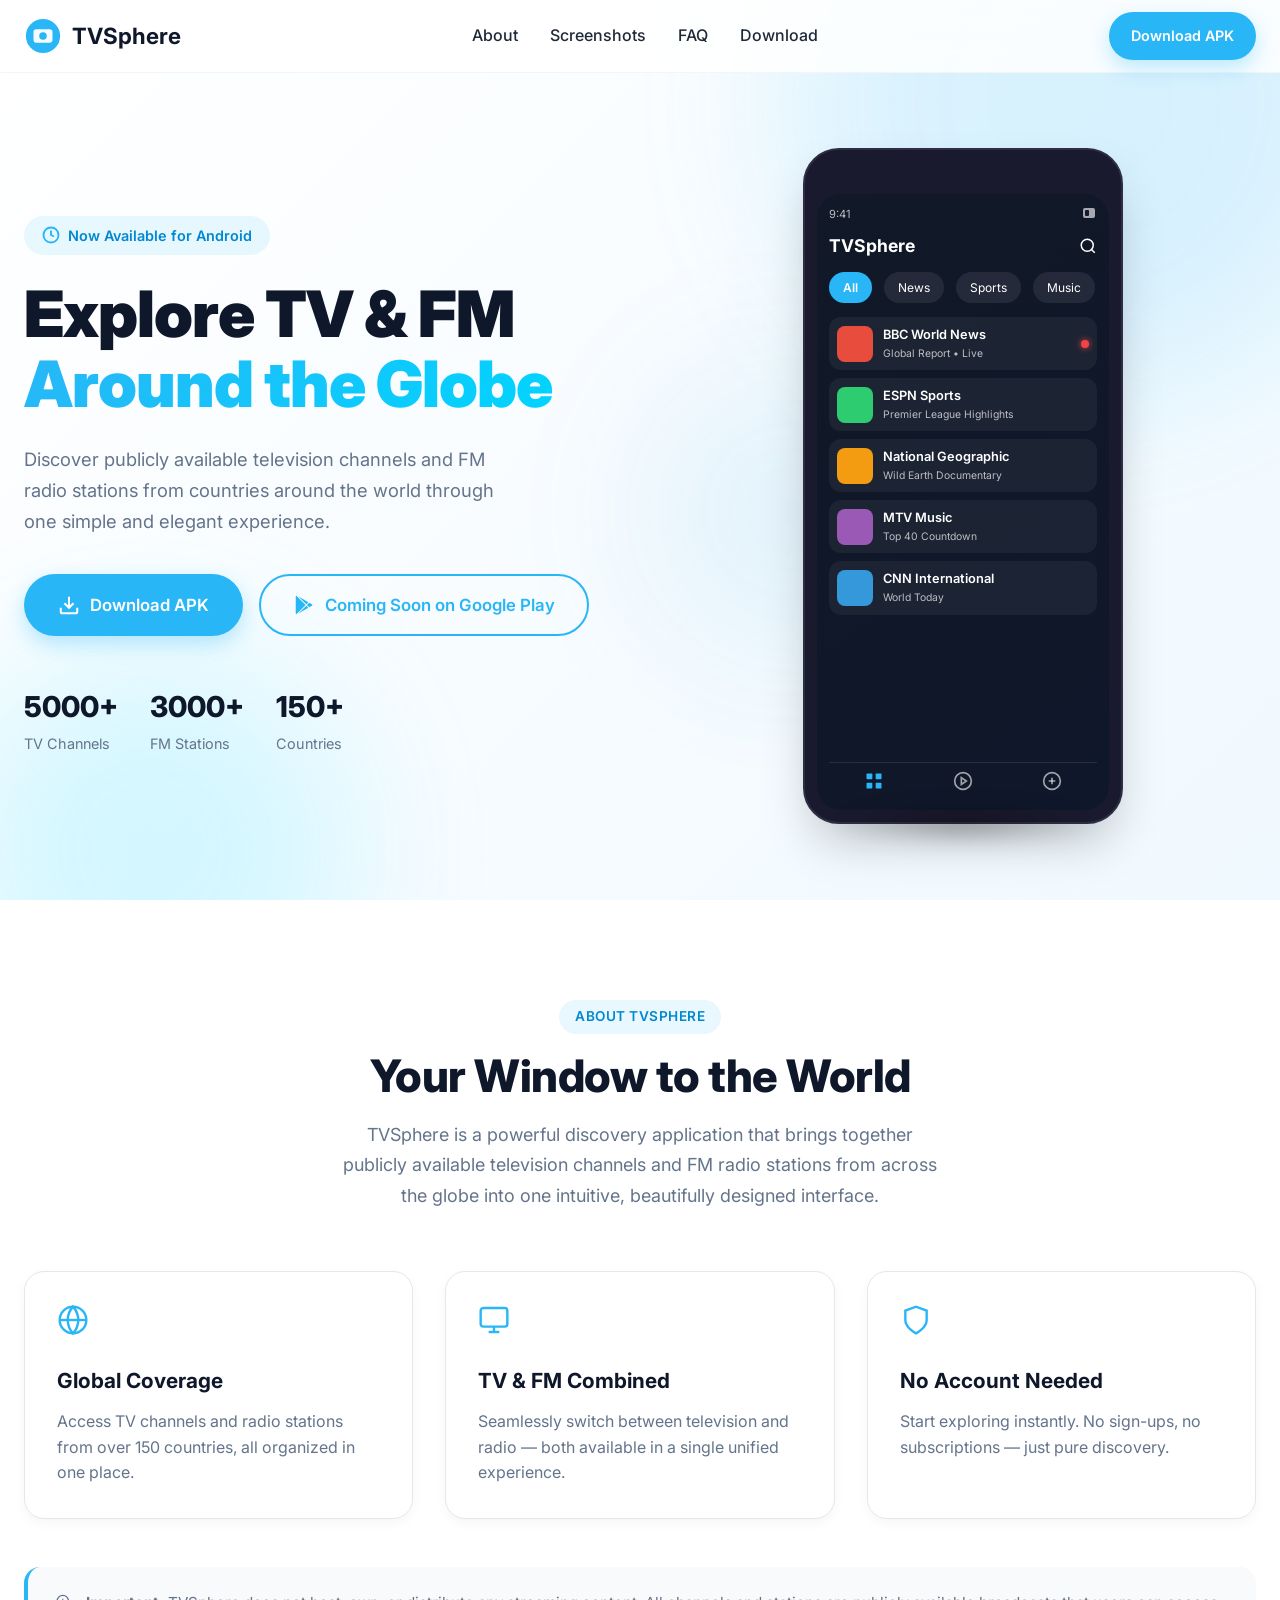
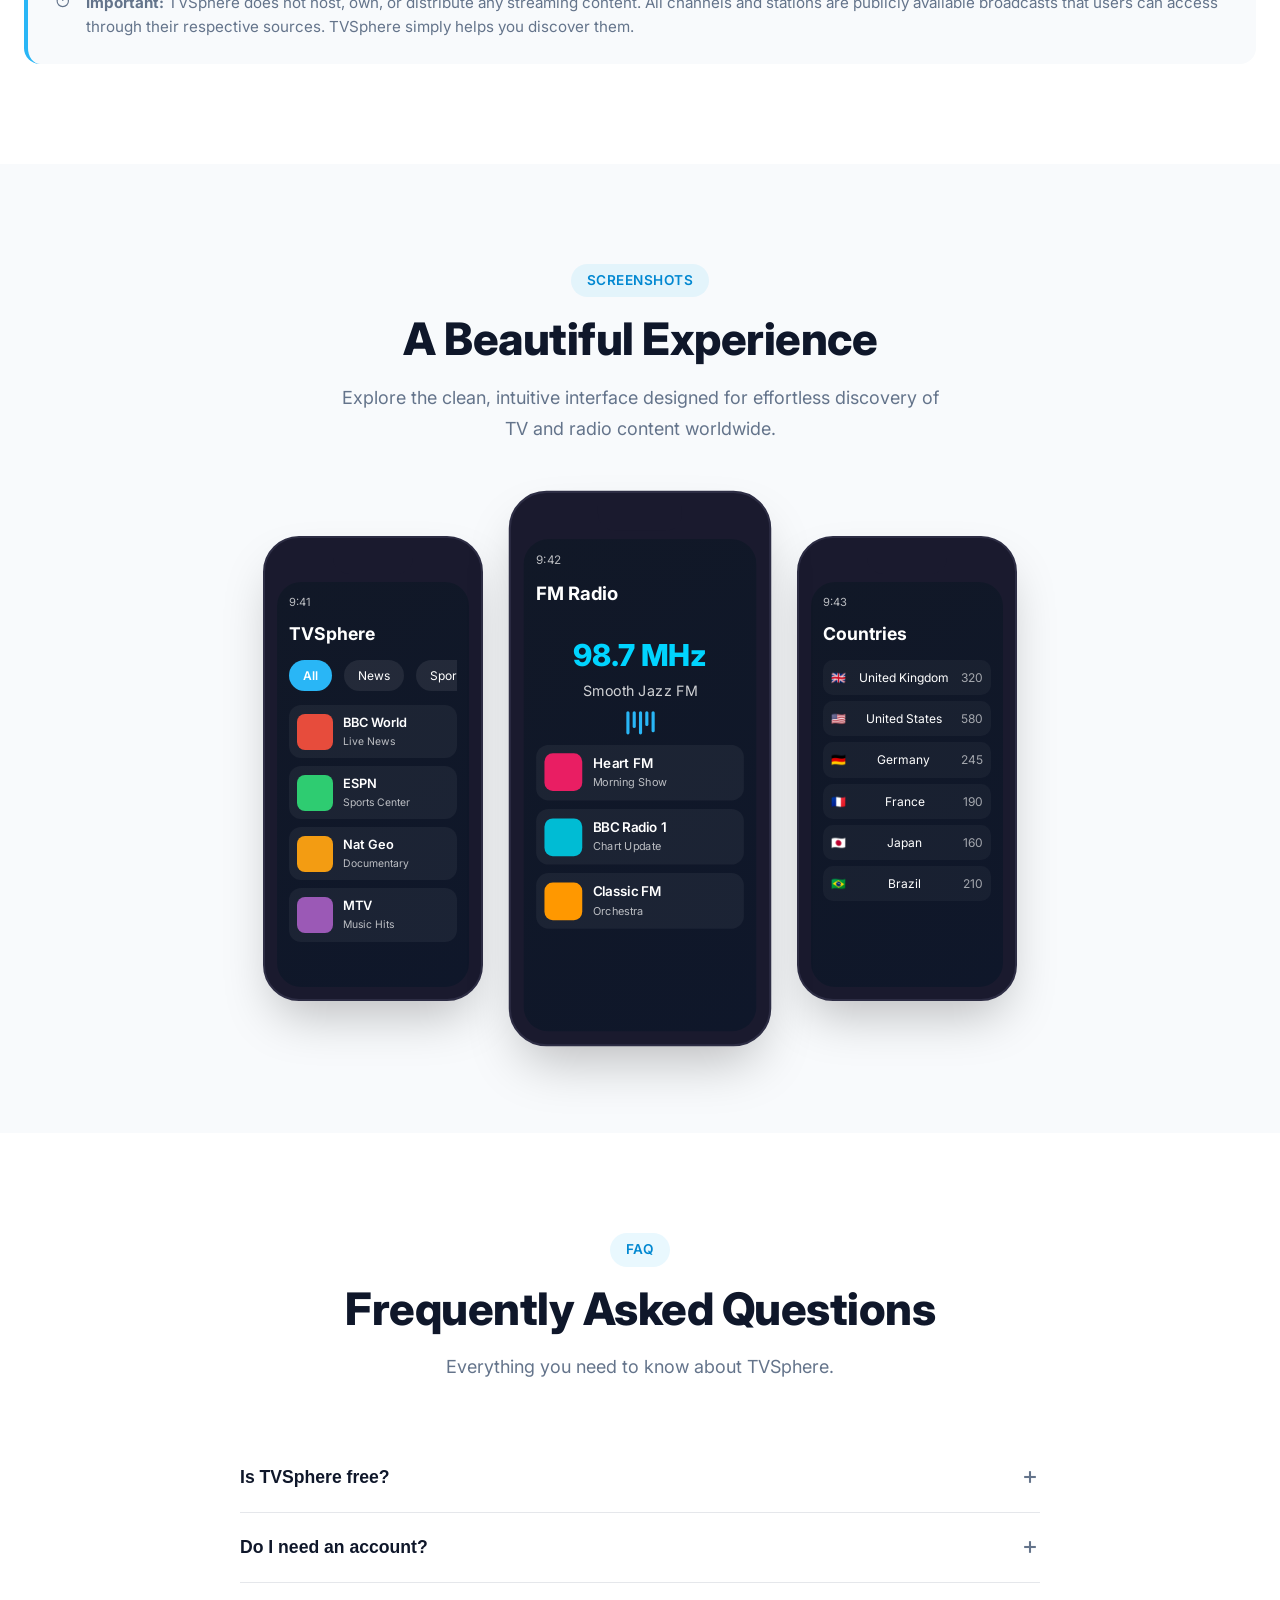
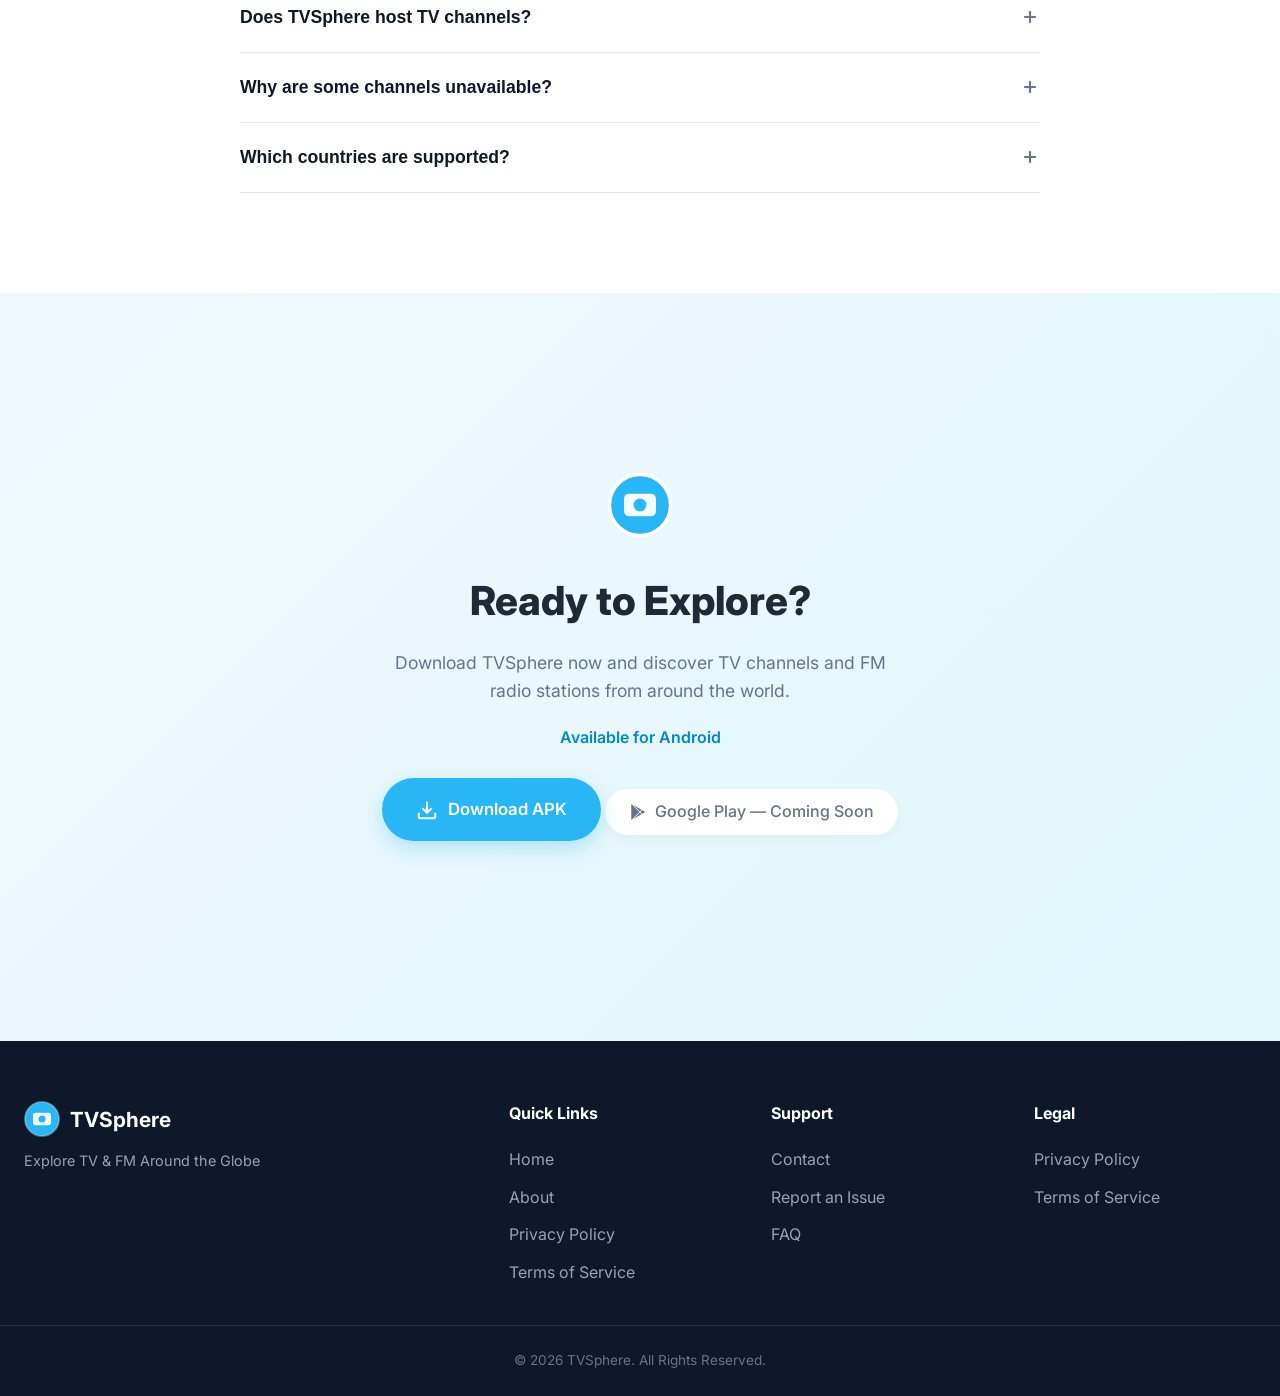
<file: index.html>
<!DOCTYPE html>
<html lang="en">
<head>
    <meta charset="UTF-8">
    <meta name="viewport" content="width=device-width, initial-scale=1.0">
    <meta name="description" content="TVSphere – The ultimate global TV & FM discovery app. Explore 5000+ TV channels, 3000+ FM radio stations from 150+ countries. A fast, modern IPTV player alternative for Android. No account needed.">
    <meta name="keywords" content="TVSphere, TV channels, FM radio, global TV, radio discovery, Android app, TV guide, radio stations, IPTV player, live TV, international TV, free TV, IPTV, TV player, streaming guide, public broadcasts, world TV">
    <meta name="author" content="TVSphere">
    <meta name="theme-color" content="#29B6F6">
    <meta name="robots" content="index, follow">
    <link rel="canonical" href="https://tvsphere.name.ng/">

    <!-- Open Graph -->
    <meta property="og:title" content="TVSphere - Explore TV & FM Around the Globe | Free Live TV & Radio">
    <meta property="og:description" content="Discover 5000+ publicly available TV channels and 3000+ FM radio stations from 150+ countries. The modern TV player and IPTV guide for Android. No account, no subscription.">
    <meta property="og:type" content="website">
    <meta property="og:url" content="https://tvsphere.name.ng/">
    <meta property="og:image" content="https://tvsphere.name.ng/assets/images/hero.webp">
    <meta property="og:image:width" content="1200">
    <meta property="og:image:height" content="630">
    <meta property="og:site_name" content="TVSphere">

    <!-- Twitter Card -->
    <meta name="twitter:card" content="summary_large_image">
    <meta name="twitter:title" content="TVSphere - Explore TV & FM Around the Globe">
    <meta name="twitter:description" content="The global TV & radio discovery app. 5000+ channels, 3000+ FM stations, 150+ countries. Free Android IPTV player alternative.">
    <meta name="twitter:image" content="https://tvsphere.name.ng/assets/images/hero.webp">

    <!-- Schema.org Structured Data -->
    <script type="application/ld+json">
        {
            "@context": "https://schema.org",
            "@type": "SoftwareApplication",
            "name": "TVSphere",
            "operatingSystem": "Android",
            "applicationCategory": "EntertainmentApplication",
            "description": "Discover publicly available TV channels and FM radio stations from around the globe. A modern IPTV player and TV guide for Android.",
            "offers": {
                "@type": "Offer",
                "price": "0",
                "priceCurrency": "USD"
            },
            "aggregateRating": {
                "@type": "AggregateRating",
                "ratingValue": "4.8",
                "ratingCount": "1250"
            }
        }
    </script>

    <title>TVSphere - Explore TV & FM Around the Globe | Free Global TV & Radio App</title>

    <!-- Favicon -->
    <link rel="icon" type="image/x-icon" href="favicon.ico">
    <link rel="apple-touch-icon" href="assets/images/apple-touch-icon.png">

    <!-- Google Fonts -->
    <link rel="preconnect" href="https://fonts.googleapis.com">
    <link rel="preconnect" href="https://fonts.gstatic.com" crossorigin>
    <link href="https://fonts.googleapis.com/css2?family=Inter:wght@300;400;500;600;700;800;900&display=swap" rel="stylesheet">

    <!-- Stylesheets -->
    <link rel="stylesheet" href="assets/css/style.css">
    <link rel="stylesheet" href="assets/css/responsive.css">

    <style>
        /* Additional styles for the download countdown */
        .download-btn-wrapper {
            position: relative;
            display: inline-block;
        }

        .download-countdown {
            display: none;
            position: absolute;
            top: 50%;
            left: 50%;
            transform: translate(-50%, -50%);
            font-weight: 800;
            font-size: 1.5rem;
            color: white;
            z-index: 5;
            pointer-events: none;
        }

        .download-btn--counting .btn__text,
        .download-btn--counting .btn__icon {
            opacity: 0;
        }

        .download-btn--counting .download-countdown {
            display: block;
            animation: countPulse 1s ease-in-out infinite;
        }

        @keyframes countPulse {
            0% { transform: translate(-50%, -50%) scale(1); }
            50% { transform: translate(-50%, -50%) scale(1.2); }
            100% { transform: translate(-50%, -50%) scale(1); }
        }

        .btn--primary.download-btn--counting {
            background: #0288D1;
            box-shadow: 0 0 20px rgba(2,136,209,0.5);
        }

        .fallback-link {
            display: none;
            margin-top: 1.2rem;
            font-size: 0.95rem;
            color: var(--text-secondary);
        }

        .fallback-link.show {
            display: block;
            animation: fadeInUp 0.4s ease;
        }

        @keyframes fadeInUp {
            from { opacity: 0; transform: translateY(10px); }
            to { opacity: 1; transform: translateY(0); }
        }
    </style>
</head>
<body>
    <!-- Skip to Content (Accessibility) -->
    <a href="#main-content" class="skip-link">Skip to main content</a>

    <!-- Navigation Bar -->
    <header class="navbar" id="navbar" role="banner">
        <div class="container navbar__inner">
            <a href="/" class="navbar__logo" aria-label="TVSphere Home">
                <svg class="navbar__logo-icon" width="40" height="40" viewBox="0 0 40 40" fill="none" xmlns="http://www.w3.org/2000/svg">
                    <circle cx="20" cy="20" r="19" fill="url(#logoGradient)" stroke="white" stroke-width="2"/>
                    <rect x="10" y="13" width="20" height="14" rx="3" fill="white" opacity="0.95"/>
                    <circle cx="20" cy="20" r="4" fill="#29B6F6"/>
                    <defs>
                        <linearGradient id="logoGradient" x1="0" y1="0" x2="40" y2="40">
                            <stop offset="0%" stop-color="#29B6F6"/>
                            <stop offset="100%" stop-color="#00D4FF"/>
                        </linearGradient>
                    </defs>
                </svg>
                <span class="navbar__logo-text">TVSphere</span>
            </a>
            <nav class="navbar__nav" role="navigation" aria-label="Main navigation">
                <ul class="navbar__links">
                    <li><a href="#about" class="navbar__link">About</a></li>
                    <li><a href="#screenshots" class="navbar__link">Screenshots</a></li>
                    <li><a href="#faq" class="navbar__link">FAQ</a></li>
                    <li><a href="#download" class="navbar__link">Download</a></li>
                </ul>
            </nav>
            <a href="#download" class="btn btn--primary btn--sm navbar__cta">Download APK</a>
            <button class="navbar__hamburger" aria-label="Toggle navigation menu" aria-expanded="false" id="hamburgerBtn">
                <span></span><span></span><span></span>
            </button>
        </div>
    </header>

    <!-- Mobile Menu -->
    <div class="mobile-menu" id="mobileMenu" aria-hidden="true">
        <nav class="mobile-menu__nav">
            <a href="#about" class="mobile-menu__link">About</a>
            <a href="#screenshots" class="mobile-menu__link">Screenshots</a>
            <a href="#faq" class="mobile-menu__link">FAQ</a>
            <a href="#download" class="mobile-menu__link">Download</a>
            <a href="privacy/" class="mobile-menu__link">Privacy Policy</a>
            <a href="terms/" class="mobile-menu__link">Terms of Service</a>
            <a href="contact/" class="mobile-menu__link">Contact</a>
        </nav>
    </div>

    <main id="main-content">
        <!-- ==================== HERO SECTION ==================== -->
        <section class="hero" id="hero" aria-labelledby="hero-headline">
            <div class="hero__decoration hero__decoration--1" aria-hidden="true"></div>
            <div class="hero__decoration hero__decoration--2" aria-hidden="true"></div>
            <div class="hero__decoration hero__decoration--3" aria-hidden="true"></div>

            <div class="container hero__grid">
                <div class="hero__content">
                    <div class="hero__badge">
                        <svg width="18" height="18" viewBox="0 0 24 24" fill="none" stroke="#29B6F6" stroke-width="2.5">
                            <circle cx="12" cy="12" r="10"/><polyline points="12 6 12 12 16 14"/>
                        </svg>
                        <span>Now Available for Android</span>
                    </div>
                    <h1 class="hero__headline" id="hero-headline">
                        Explore TV & FM<br>
                        <span class="hero__headline-highlight">Around the Globe</span>
                    </h1>
                    <p class="hero__description">
                        Discover publicly available television channels and FM radio stations from countries around the world through one simple and elegant experience.
                    </p>
                    <div class="hero__buttons">
                        <!-- Hero download button (quick access) -->
                        <a href="#download" class="btn btn--primary btn--lg" id="hero-download-btn">
                            <svg width="22" height="22" viewBox="0 0 24 24" fill="none" stroke="currentColor" stroke-width="2.2">
                                <path d="M21 15v4a2 2 0 01-2 2H5a2 2 0 01-2-2v-4"/><polyline points="7 10 12 15 17 10"/><line x1="12" y1="15" x2="12" y2="3"/>
                            </svg>
                            <span class="btn__text">Download APK</span>
                        </a>
                        <a href="#" class="btn btn--outline btn--lg" aria-label="Coming Soon on Google Play">
                            <svg width="22" height="22" viewBox="0 0 24 24" fill="currentColor">
                                <path d="M3.609 1.814L13.792 12 3.61 22.186a.996.996 0 01-.61-.92V2.734a1 1 0 01.609-.92zm10.89 10.893l2.302 2.302-10.937 6.333 8.635-8.635zm3.199-3.199l2.807 1.626a1 1 0 010 1.732l-2.807 1.626L15.206 12l2.492-2.492zM5.864 2.658L16.8 8.99l-2.302 2.302-8.634-8.634z"/>
                            </svg>
                            Coming Soon on Google Play
                        </a>
                    </div>
                    <div class="hero__stats">
                        <div class="hero__stat">
                            <span class="hero__stat-number">5000+</span>
                            <span class="hero__stat-label">TV Channels</span>
                        </div>
                        <div class="hero__stat">
                            <span class="hero__stat-number">3000+</span>
                            <span class="hero__stat-label">FM Stations</span>
                        </div>
                        <div class="hero__stat">
                            <span class="hero__stat-number">150+</span>
                            <span class="hero__stat-label">Countries</span>
                        </div>
                    </div>
                </div>

                <!-- Hero Phone Mockup -->
                <div class="hero__phone-wrapper" aria-hidden="true">
                    <div class="phone-mockup phone-mockup--hero">
                        <div class="phone-mockup__frame">
                            <div class="phone-mockup__notch"></div>
                            <div class="phone-mockup__screen">
                                <div class="mock-screen">
                                    <div class="mock-screen__status-bar">
                                        <span class="mock-screen__time">9:41</span>
                                        <span class="mock-screen__icons">
                                            <svg width="14" height="10" viewBox="0 0 14 10"><rect x="0" y="0" width="12" height="10" rx="2" fill="white" opacity="0.9"/><rect x="2" y="2" width="4" height="6" rx="1" fill="#1a1a2e"/></svg>
                                        </span>
                                    </div>
                                    <div class="mock-screen__app-header">
                                        <span class="mock-screen__app-logo">TVSphere</span>
                                        <svg width="18" height="18" viewBox="0 0 24 24" fill="none" stroke="white" stroke-width="2"><circle cx="11" cy="11" r="8"/><line x1="21" y1="21" x2="16.65" y2="16.65"/></svg>
                                    </div>
                                    <div class="mock-screen__tabs">
                                        <span class="mock-screen__tab mock-screen__tab--active">All</span>
                                        <span class="mock-screen__tab">News</span>
                                        <span class="mock-screen__tab">Sports</span>
                                        <span class="mock-screen__tab">Music</span>
                                    </div>
                                    <div class="mock-screen__channels">
                                        <div class="mock-channel">
                                            <div class="mock-channel__thumb" style="background:#e74c3c;"></div>
                                            <div class="mock-channel__info">
                                                <div class="mock-channel__name">BBC World News</div>
                                                <div class="mock-channel__program">Global Report • Live</div>
                                            </div>
                                            <div class="mock-channel__live-dot"></div>
                                        </div>
                                        <div class="mock-channel">
                                            <div class="mock-channel__thumb" style="background:#2ecc71;"></div>
                                            <div class="mock-channel__info">
                                                <div class="mock-channel__name">ESPN Sports</div>
                                                <div class="mock-channel__program">Premier League Highlights</div>
                                            </div>
                                        </div>
                                        <div class="mock-channel">
                                            <div class="mock-channel__thumb" style="background:#f39c12;"></div>
                                            <div class="mock-channel__info">
                                                <div class="mock-channel__name">National Geographic</div>
                                                <div class="mock-channel__program">Wild Earth Documentary</div>
                                            </div>
                                        </div>
                                        <div class="mock-channel">
                                            <div class="mock-channel__thumb" style="background:#9b59b6;"></div>
                                            <div class="mock-channel__info">
                                                <div class="mock-channel__name">MTV Music</div>
                                                <div class="mock-channel__program">Top 40 Countdown</div>
                                            </div>
                                        </div>
                                        <div class="mock-channel">
                                            <div class="mock-channel__thumb" style="background:#3498db;"></div>
                                            <div class="mock-channel__info">
                                                <div class="mock-channel__name">CNN International</div>
                                                <div class="mock-channel__program">World Today</div>
                                            </div>
                                        </div>
                                    </div>
                                    <div class="mock-screen__bottom-nav">
                                        <div class="mock-screen__nav-item mock-screen__nav-item--active">
                                            <svg width="20" height="20" viewBox="0 0 24 24" fill="currentColor"><rect x="3" y="3" width="7" height="7" rx="1"/><rect x="14" y="3" width="7" height="7" rx="1"/><rect x="3" y="14" width="7" height="7" rx="1"/><rect x="14" y="14" width="7" height="7" rx="1"/></svg>
                                        </div>
                                        <div class="mock-screen__nav-item">
                                            <svg width="20" height="20" viewBox="0 0 24 24" fill="none" stroke="currentColor" stroke-width="2"><circle cx="12" cy="12" r="10"/><polygon points="10 8 16 12 10 16 10 8"/></svg>
                                        </div>
                                        <div class="mock-screen__nav-item">
                                            <svg width="20" height="20" viewBox="0 0 24 24" fill="none" stroke="currentColor" stroke-width="2"><circle cx="12" cy="12" r="10"/><line x1="12" y1="8" x2="12" y2="16"/><line x1="8" y1="12" x2="16" y2="12"/></svg>
                                        </div>
                                    </div>
                                </div>
                            </div>
                        </div>
                        <div class="phone-mockup__shadow" aria-hidden="true"></div>
                    </div>
                </div>
            </div>
        </section>

        <!-- ==================== ABOUT SECTION ==================== -->
        <section class="about section" id="about" aria-labelledby="about-heading">
            <div class="container">
                <div class="section__header">
                    <span class="section__tag">About TVSphere</span>
                    <h2 class="section__heading" id="about-heading">Your Window to the World</h2>
                    <p class="section__subheading">
                        TVSphere is a powerful discovery application that brings together publicly available television channels and FM radio stations from across the globe into one intuitive, beautifully designed interface.
                    </p>
                </div>
                <div class="about__grid">
                    <div class="about__card">
                        <div class="about__card-icon">
                            <svg width="32" height="32" viewBox="0 0 24 24" fill="none" stroke="#29B6F6" stroke-width="1.8">
                                <circle cx="12" cy="12" r="10"/><line x1="2" y1="12" x2="22" y2="12"/><path d="M12 2a15.3 15.3 0 014 10 15.3 15.3 0 01-4 10 15.3 15.3 0 01-4-10 15.3 15.3 0 014-10z"/>
                            </svg>
                        </div>
                        <h3 class="about__card-title">Global Coverage</h3>
                        <p class="about__card-text">Access TV channels and radio stations from over 150 countries, all organized in one place.</p>
                    </div>
                    <div class="about__card">
                        <div class="about__card-icon">
                            <svg width="32" height="32" viewBox="0 0 24 24" fill="none" stroke="#29B6F6" stroke-width="1.8">
                                <rect x="2" y="3" width="20" height="14" rx="2"/><line x1="8" y1="21" x2="16" y2="21"/><line x1="12" y1="17" x2="12" y2="21"/>
                            </svg>
                        </div>
                        <h3 class="about__card-title">TV & FM Combined</h3>
                        <p class="about__card-text">Seamlessly switch between television and radio — both available in a single unified experience.</p>
                    </div>
                    <div class="about__card">
                        <div class="about__card-icon">
                            <svg width="32" height="32" viewBox="0 0 24 24" fill="none" stroke="#29B6F6" stroke-width="1.8">
                                <path d="M12 22s8-4 8-10V5l-8-3-8 3v7c0 6 8 10 8 10z"/>
                            </svg>
                        </div>
                        <h3 class="about__card-title">No Account Needed</h3>
                        <p class="about__card-text">Start exploring instantly. No sign-ups, no subscriptions — just pure discovery.</p>
                    </div>
                </div>
                <div class="about__notice">
                    <svg width="20" height="20" viewBox="0 0 24 24" fill="none" stroke="#64748B" stroke-width="2">
                        <circle cx="12" cy="12" r="10"/><line x1="12" y1="8" x2="12" y2="12"/><line x1="12" y1="16" x2="12.01" y2="16"/>
                    </svg>
                    <p><strong>Important:</strong> TVSphere does not host, own, or distribute any streaming content. All channels and stations are publicly available broadcasts that users can access through their respective sources. TVSphere simply helps you discover them.</p>
                </div>
            </div>
        </section>

        <!-- ==================== SCREENSHOTS SECTION ==================== -->
        <section class="screenshots section section--alt" id="screenshots" aria-labelledby="screenshots-heading">
            <div class="container">
                <div class="section__header">
                    <span class="section__tag">Screenshots</span>
                    <h2 class="section__heading" id="screenshots-heading">A Beautiful Experience</h2>
                    <p class="section__subheading">Explore the clean, intuitive interface designed for effortless discovery of TV and radio content worldwide.</p>
                </div>
                <div class="screenshots__row">
                    <!-- Screenshot Phone 1 -->
                    <div class="phone-mockup phone-mockup--screenshot">
                        <div class="phone-mockup__frame">
                            <div class="phone-mockup__notch"></div>
                            <div class="phone-mockup__screen">
                                <div class="mock-screen mock-screen--screenshot">
                                    <div class="mock-screen__status-bar">
                                        <span class="mock-screen__time">9:41</span>
                                    </div>
                                    <div class="mock-screen__app-header">
                                        <span class="mock-screen__app-logo">TVSphere</span>
                                    </div>
                                    <div class="mock-screen__tabs">
                                        <span class="mock-screen__tab mock-screen__tab--active">All</span>
                                        <span class="mock-screen__tab">News</span>
                                        <span class="mock-screen__tab">Sports</span>
                                    </div>
                                    <div class="mock-screen__channels">
                                        <div class="mock-channel"><div class="mock-channel__thumb" style="background:#e74c3c;"></div><div class="mock-channel__info"><div class="mock-channel__name">BBC World</div><div class="mock-channel__program">Live News</div></div></div>
                                        <div class="mock-channel"><div class="mock-channel__thumb" style="background:#2ecc71;"></div><div class="mock-channel__info"><div class="mock-channel__name">ESPN</div><div class="mock-channel__program">Sports Center</div></div></div>
                                        <div class="mock-channel"><div class="mock-channel__thumb" style="background:#f39c12;"></div><div class="mock-channel__info"><div class="mock-channel__name">Nat Geo</div><div class="mock-channel__program">Documentary</div></div></div>
                                        <div class="mock-channel"><div class="mock-channel__thumb" style="background:#9b59b6;"></div><div class="mock-channel__info"><div class="mock-channel__name">MTV</div><div class="mock-channel__program">Music Hits</div></div></div>
                                    </div>
                                </div>
                            </div>
                        </div>
                    </div>
                    <!-- Screenshot Phone 2 (Featured) -->
                    <div class="phone-mockup phone-mockup--screenshot phone-mockup--featured">
                        <div class="phone-mockup__frame">
                            <div class="phone-mockup__notch"></div>
                            <div class="phone-mockup__screen">
                                <div class="mock-screen mock-screen--screenshot">
                                    <div class="mock-screen__status-bar"><span class="mock-screen__time">9:42</span></div>
                                    <div class="mock-screen__app-header"><span class="mock-screen__app-logo">FM Radio</span></div>
                                    <div class="mock-screen__radio-player">
                                        <div class="mock-radio__freq">98.7 <span>MHz</span></div>
                                        <div class="mock-radio__name">Smooth Jazz FM</div>
                                        <div class="mock-radio__visualizer">
                                            <span></span><span></span><span></span><span></span><span></span>
                                        </div>
                                    </div>
                                    <div class="mock-screen__channels">
                                        <div class="mock-channel"><div class="mock-channel__thumb" style="background:#e91e63;"></div><div class="mock-channel__info"><div class="mock-channel__name">Heart FM</div><div class="mock-channel__program">Morning Show</div></div></div>
                                        <div class="mock-channel"><div class="mock-channel__thumb" style="background:#00bcd4;"></div><div class="mock-channel__info"><div class="mock-channel__name">BBC Radio 1</div><div class="mock-channel__program">Chart Update</div></div></div>
                                        <div class="mock-channel"><div class="mock-channel__thumb" style="background:#ff9800;"></div><div class="mock-channel__info"><div class="mock-channel__name">Classic FM</div><div class="mock-channel__program">Orchestra</div></div></div>
                                    </div>
                                </div>
                            </div>
                        </div>
                    </div>
                    <!-- Screenshot Phone 3 -->
                    <div class="phone-mockup phone-mockup--screenshot">
                        <div class="phone-mockup__frame">
                            <div class="phone-mockup__notch"></div>
                            <div class="phone-mockup__screen">
                                <div class="mock-screen mock-screen--screenshot">
                                    <div class="mock-screen__status-bar"><span class="mock-screen__time">9:43</span></div>
                                    <div class="mock-screen__app-header"><span class="mock-screen__app-logo">Countries</span></div>
                                    <div class="mock-screen__country-list">
                                        <div class="mock-country"><span class="mock-country__flag">🇬🇧</span> United Kingdom <span class="mock-country__count">320</span></div>
                                        <div class="mock-country"><span class="mock-country__flag">🇺🇸</span> United States <span class="mock-country__count">580</span></div>
                                        <div class="mock-country"><span class="mock-country__flag">🇩🇪</span> Germany <span class="mock-country__count">245</span></div>
                                        <div class="mock-country"><span class="mock-country__flag">🇫🇷</span> France <span class="mock-country__count">190</span></div>
                                        <div class="mock-country"><span class="mock-country__flag">🇯🇵</span> Japan <span class="mock-country__count">160</span></div>
                                        <div class="mock-country"><span class="mock-country__flag">🇧🇷</span> Brazil <span class="mock-country__count">210</span></div>
                                    </div>
                                </div>
                            </div>
                        </div>
                    </div>
                </div>
            </div>
        </section>

        <!-- ==================== FAQ SECTION ==================== -->
        <section class="faq section" id="faq" aria-labelledby="faq-heading">
            <div class="container">
                <div class="section__header">
                    <span class="section__tag">FAQ</span>
                    <h2 class="section__heading" id="faq-heading">Frequently Asked Questions</h2>
                    <p class="section__subheading">Everything you need to know about TVSphere.</p>
                </div>
                <div class="faq__accordion" role="region" aria-label="Frequently Asked Questions">
                    <div class="faq__item">
                        <button class="faq__question" aria-expanded="false" id="faq-q1">
                            <span>Is TVSphere free?</span>
                            <svg class="faq__icon" width="20" height="20" viewBox="0 0 24 24" fill="none" stroke="currentColor" stroke-width="2.5">
                                <line x1="12" y1="5" x2="12" y2="19"/><line x1="5" y1="12" x2="19" y2="12"/>
                            </svg>
                        </button>
                        <div class="faq__answer" role="region" aria-labelledby="faq-q1" hidden>
                            <p>Yes! TVSphere is completely free to download and use. There are no hidden fees, subscriptions, or premium tiers. We believe in providing open access to publicly available broadcast information for everyone.</p>
                        </div>
                    </div>
                    <div class="faq__item">
                        <button class="faq__question" aria-expanded="false" id="faq-q2">
                            <span>Do I need an account?</span>
                            <svg class="faq__icon" width="20" height="20" viewBox="0 0 24 24" fill="none" stroke="currentColor" stroke-width="2.5">
                                <line x1="12" y1="5" x2="12" y2="19"/><line x1="5" y1="12" x2="19" y2="12"/>
                            </svg>
                        </button>
                        <div class="faq__answer" role="region" aria-labelledby="faq-q2" hidden>
                            <p>No account or registration is required. Simply install the app and start exploring channels and stations immediately. Your privacy matters to us — we don't collect personal data.</p>
                        </div>
                    </div>
                    <div class="faq__item">
                        <button class="faq__question" aria-expanded="false" id="faq-q3">
                            <span>Does TVSphere host TV channels?</span>
                            <svg class="faq__icon" width="20" height="20" viewBox="0 0 24 24" fill="none" stroke="currentColor" stroke-width="2.5">
                                <line x1="12" y1="5" x2="12" y2="19"/><line x1="5" y1="12" x2="19" y2="12"/>
                            </svg>
                        </button>
                        <div class="faq__answer" role="region" aria-labelledby="faq-q3" hidden>
                            <p>No. TVSphere does not host, own, or distribute any streaming content. We act solely as a discovery platform that helps users find publicly available television channels and FM radio stations. All content is accessed through the respective broadcasters' publicly available streams.</p>
                        </div>
                    </div>
                    <div class="faq__item">
                        <button class="faq__question" aria-expanded="false" id="faq-q4">
                            <span>Why are some channels unavailable?</span>
                            <svg class="faq__icon" width="20" height="20" viewBox="0 0 24 24" fill="none" stroke="currentColor" stroke-width="2.5">
                                <line x1="12" y1="5" x2="12" y2="19"/><line x1="5" y1="12" x2="19" y2="12"/>
                            </svg>
                        </button>
                        <div class="faq__answer" role="region" aria-labelledby="faq-q4" hidden>
                            <p>Channel availability depends on several factors including geographic restrictions, broadcaster streaming status, and the public availability of streams. Some channels may be geo-restricted to specific countries or regions. We continuously update our database to provide the most accurate information.</p>
                        </div>
                    </div>
                    <div class="faq__item">
                        <button class="faq__question" aria-expanded="false" id="faq-q5">
                            <span>Which countries are supported?</span>
                            <svg class="faq__icon" width="20" height="20" viewBox="0 0 24 24" fill="none" stroke="currentColor" stroke-width="2.5">
                                <line x1="12" y1="5" x2="12" y2="19"/><line x1="5" y1="12" x2="19" y2="12"/>
                            </svg>
                        </button>
                        <div class="faq__answer" role="region" aria-labelledby="faq-q5" hidden>
                            <p>TVSphere supports over 150 countries worldwide, covering North America, South America, Europe, Asia, Africa, and Oceania. We are constantly expanding our coverage to include more countries and regions. If your country isn't listed yet, it may be added in a future update.</p>
                        </div>
                    </div>
                </div>
            </div>
        </section>

        <!-- ==================== DOWNLOAD SECTION (with countdown) ==================== -->
        <section class="download section section--accent" id="download" aria-labelledby="download-heading">
            <div class="container download__inner">
                <div class="download__content">
                    <svg class="download__logo-mark" width="64" height="64" viewBox="0 0 40 40" fill="none" xmlns="http://www.w3.org/2000/svg">
                        <circle cx="20" cy="20" r="19" fill="url(#logoGradient2)" stroke="white" stroke-width="2"/>
                        <rect x="10" y="13" width="20" height="14" rx="3" fill="white" opacity="0.95"/>
                        <circle cx="20" cy="20" r="4" fill="#29B6F6"/>
                        <defs>
                            <linearGradient id="logoGradient2" x1="0" y1="0" x2="40" y2="40">
                                <stop offset="0%" stop-color="#29B6F6"/><stop offset="100%" stop-color="#00D4FF"/>
                            </linearGradient>
                        </defs>
                    </svg>
                    <h2 class="download__heading" id="download-heading">Ready to Explore?</h2>
                    <p class="download__subheading">Download TVSphere now and discover TV channels and FM radio stations from around the world.</p>
                    <p class="download__platform">Available for Android</p>

                    <!-- Download button with countdown -->
                    <div class="download-btn-wrapper" id="downloadBtnWrapper">
                        <a href="downloads/TVSphere.apk" class="btn btn--primary btn--lg download__btn" id="downloadBtn" download>
                            <svg width="22" height="22" viewBox="0 0 24 24" fill="none" stroke="currentColor" stroke-width="2.2" class="btn__icon">
                                <path d="M21 15v4a2 2 0 01-2 2H5a2 2 0 01-2-2v-4"/><polyline points="7 10 12 15 17 10"/><line x1="12" y1="15" x2="12" y2="3"/>
                            </svg>
                            <span class="btn__text">Download APK</span>
                            <span class="download-countdown" id="countdownDisplay">3</span>
                        </a>
                    </div>

                    <div class="fallback-link" id="fallbackLink">
                        <a href="downloads/TVSphere.apk" download>Click here if download does not start automatically</a>
                    </div>

                    <p class="download__coming-soon">
                        <svg width="18" height="18" viewBox="0 0 24 24" fill="currentColor">
                            <path d="M3.609 1.814L13.792 12 3.61 22.186a.996.996 0 01-.61-.92V2.734a1 1 0 01.609-.92zm10.89 10.893l2.302 2.302-10.937 6.333 8.635-8.635zm3.199-3.199l2.807 1.626a1 1 0 010 1.732l-2.807 1.626L15.206 12l2.492-2.492zM5.864 2.658L16.8 8.99l-2.302 2.302-8.634-8.634z"/>
                        </svg>
                        Google Play — Coming Soon
                    </p>
                </div>
            </div>
        </section>
    </main>

    <!-- ==================== FOOTER ==================== -->
    <footer class="footer" role="contentinfo">
        <div class="container footer__grid">
            <div class="footer__brand">
                <a href="/" class="footer__logo" aria-label="TVSphere Home">
                    <svg width="36" height="36" viewBox="0 0 40 40" fill="none" xmlns="http://www.w3.org/2000/svg">
                        <circle cx="20" cy="20" r="19" fill="url(#logoGradient3)" stroke="rgba(255,255,255,0.3)" stroke-width="2"/>
                        <rect x="10" y="13" width="20" height="14" rx="3" fill="white" opacity="0.95"/>
                        <circle cx="20" cy="20" r="4" fill="#29B6F6"/>
                        <defs>
                            <linearGradient id="logoGradient3" x1="0" y1="0" x2="40" y2="40">
                                <stop offset="0%" stop-color="#29B6F6"/><stop offset="100%" stop-color="#00D4FF"/>
                            </linearGradient>
                        </defs>
                    </svg>
                    <span>TVSphere</span>
                </a>
                <p class="footer__tagline">Explore TV & FM Around the Globe</p>
            </div>
            <div class="footer__links">
                <h3 class="footer__links-title">Quick Links</h3>
                <ul>
                    <li><a href="/">Home</a></li>
                    <li><a href="about/">About</a></li>
                    <li><a href="privacy/">Privacy Policy</a></li>
                    <li><a href="terms/">Terms of Service</a></li>
                </ul>
            </div>
            <div class="footer__links">
                <h3 class="footer__links-title">Support</h3>
                <ul>
                    <li><a href="contact/">Contact</a></li>
                    <li><a href="report/">Report an Issue</a></li>
                    <li><a href="#faq">FAQ</a></li>
                </ul>
            </div>
            <div class="footer__links">
                <h3 class="footer__links-title">Legal</h3>
                <ul>
                    <li><a href="privacy/">Privacy Policy</a></li>
                    <li><a href="terms/">Terms of Service</a></li>
                </ul>
            </div>
        </div>
        <div class="footer__bottom">
            <div class="container">
                <p>&copy; 2026 TVSphere. All Rights Reserved.</p>
            </div>
        </div>
    </footer>

    <!-- JavaScript -->
    <script src="assets/js/main.js"></script>
    <script>
        (function() {
            const downloadBtn = document.getElementById('downloadBtn');
            const countdownDisplay = document.getElementById('countdownDisplay');
            const fallbackLink = document.getElementById('fallbackLink');
            const downloadBtnWrapper = document.getElementById('downloadBtnWrapper');
            let countdownInterval;

            function startCountdown(e) {
                e.preventDefault(); // Stop immediate download
                // Disable button to prevent double clicks
                downloadBtn.style.pointerEvents = 'none';
                downloadBtn.classList.add('download-btn--counting');

                let secondsLeft = 3;
                countdownDisplay.textContent = secondsLeft;

                countdownInterval = setInterval(() => {
                    secondsLeft--;
                    if (secondsLeft <= 0) {
                        clearInterval(countdownInterval);
                        // Start download
                        window.location.href = downloadBtn.getAttribute('href');
                        // Show fallback link
                        fallbackLink.classList.add('show');
                        // Reset button after a short delay (optional)
                        setTimeout(() => {
                            downloadBtn.classList.remove('download-btn--counting');
                            downloadBtn.style.pointerEvents = 'auto';
                            countdownDisplay.textContent = '3';
                        }, 800);
                    } else {
                        countdownDisplay.textContent = secondsLeft;
                    }
                }, 1000);
            }

            // Attach click event to the download button
            if (downloadBtn) {
                downloadBtn.addEventListener('click', startCountdown);
            }

            // Also make the hero download button scroll to download section (already does via href)
            // but we can add same behavior to the hero button if desired.
            const heroDownloadBtn = document.getElementById('hero-download-btn');
            if (heroDownloadBtn) {
                heroDownloadBtn.addEventListener('click', function(e) {
                    // It already points to #download, so it will scroll. No need to prevent.
                });
            }
        })();
    </script>
</body>
</html>
</file>
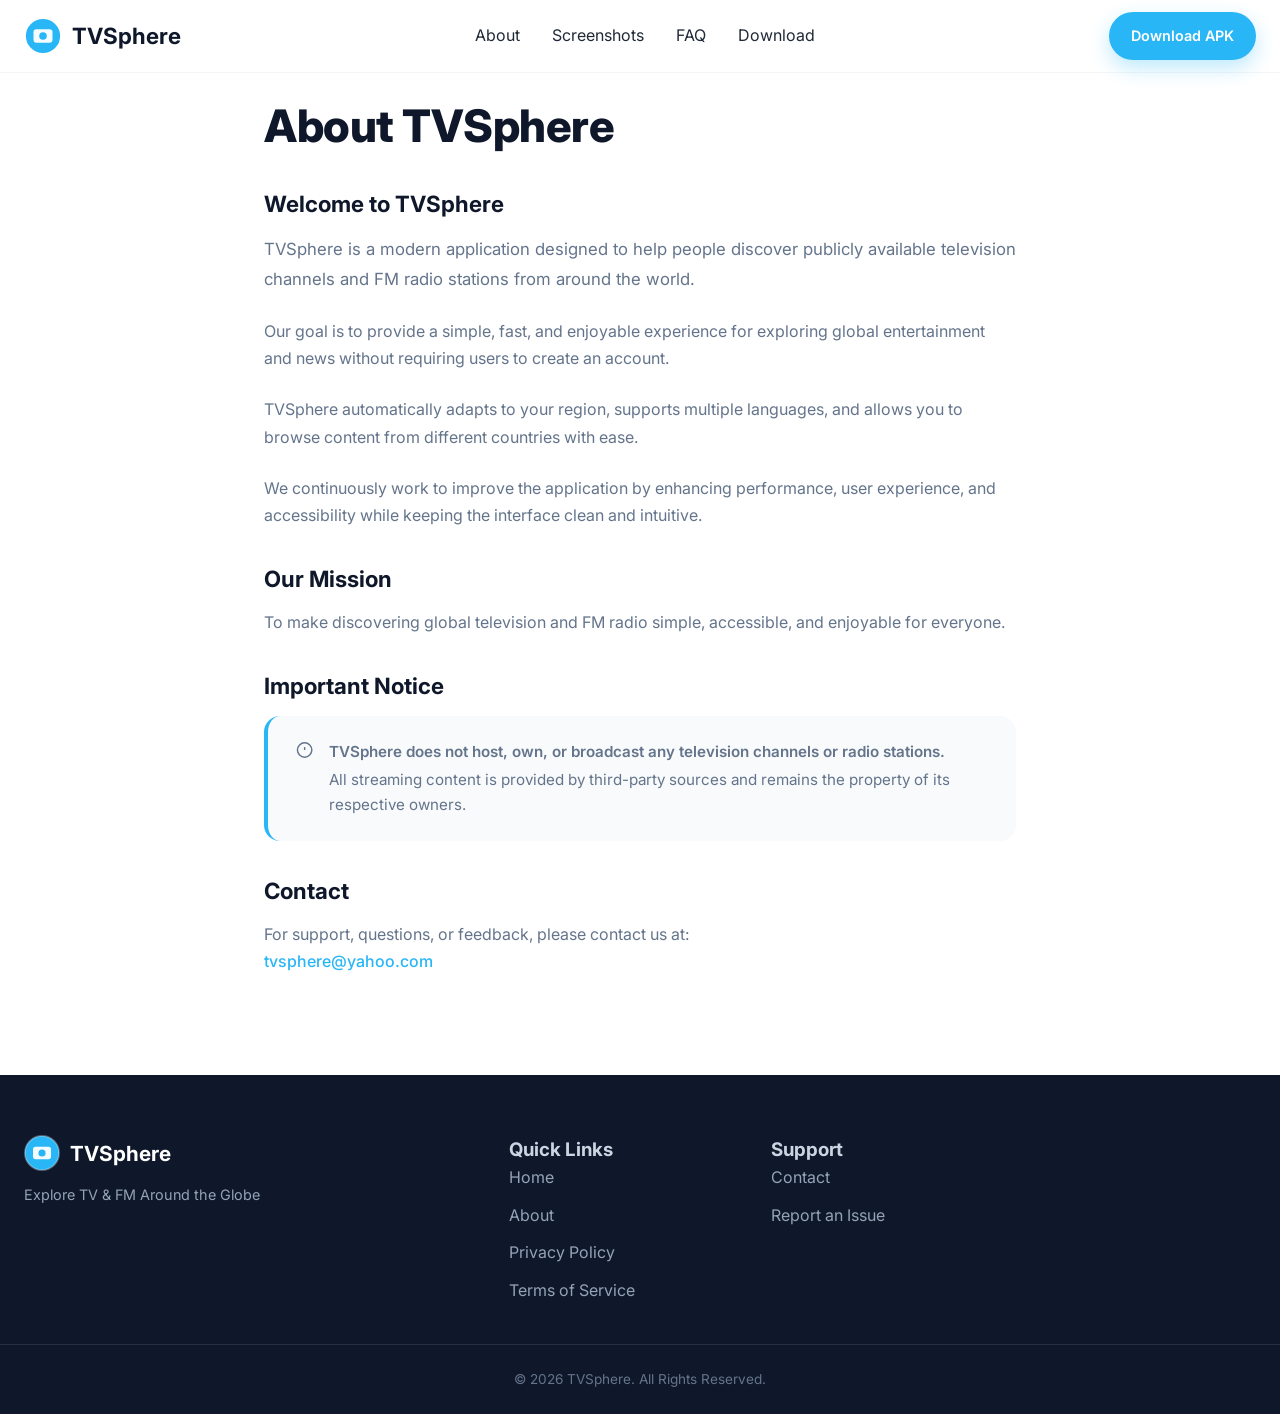
<file: about/index.html>
<!DOCTYPE html>
<html lang="en">
<head>
    <meta charset="UTF-8">
    <meta name="viewport" content="width=device-width, initial-scale=1.0">
    <meta name="description" content="Learn more about TVSphere – the global TV and FM discovery app. Our mission: simple, accessible global entertainment.">
    <title>About TVSphere | Global TV & FM Discovery</title>
    <link rel="icon" type="image/x-icon" href="../favicon.ico">
    <link rel="preconnect" href="https://fonts.googleapis.com">
    <link rel="preconnect" href="https://fonts.gstatic.com" crossorigin>
    <link href="https://fonts.googleapis.com/css2?family=Inter:wght@300;400;500;600;700;800;900&display=swap" rel="stylesheet">
    <link rel="stylesheet" href="../assets/css/style.css">
    <link rel="stylesheet" href="../assets/css/responsive.css">
</head>
<body>
    <a href="#main-content" class="skip-link">Skip to main content</a>
    <header class="navbar" id="navbar">
        <div class="container navbar__inner">
            <a href="../" class="navbar__logo" aria-label="TVSphere Home">
                <svg class="navbar__logo-icon" width="40" height="40" viewBox="0 0 40 40" fill="none">
                    <circle cx="20" cy="20" r="19" fill="url(#logoGrad)" stroke="white" stroke-width="2"/>
                    <rect x="10" y="13" width="20" height="14" rx="3" fill="white" opacity="0.95"/>
                    <circle cx="20" cy="20" r="4" fill="#29B6F6"/>
                    <defs><linearGradient id="logoGrad" x1="0" y1="0" x2="40" y2="40"><stop offset="0%" stop-color="#29B6F6"/><stop offset="100%" stop-color="#00D4FF"/></linearGradient></defs>
                </svg>
                <span>TVSphere</span>
            </a>
            <nav class="navbar__nav">
                <ul class="navbar__links">
                    <li><a href="../#about">About</a></li>
                    <li><a href="../#screenshots">Screenshots</a></li>
                    <li><a href="../#faq">FAQ</a></li>
                    <li><a href="../#download">Download</a></li>
                </ul>
            </nav>
            <a href="../#download" class="btn btn--primary btn--sm">Download APK</a>
        </div>
    </header>

    <main id="main-content" class="subpage">
        <section class="section">
            <div class="container" style="max-width: 800px;">
                <h1 class="section__heading" style="text-align: left; margin-bottom: 32px;">About TVSphere</h1>

                <h2 style="font-size: 1.4rem; margin-bottom: 12px; color: #0F172A;">Welcome to TVSphere</h2>
                <p style="font-size: 1.05rem; color: #64748B; line-height: 1.8; margin-bottom: 24px;">
                    TVSphere is a modern application designed to help people discover publicly available television channels and FM radio stations from around the world.
                </p>
                <p style="color: #64748B; line-height: 1.7; margin-bottom: 24px;">
                    Our goal is to provide a simple, fast, and enjoyable experience for exploring global entertainment and news without requiring users to create an account.
                </p>
                <p style="color: #64748B; line-height: 1.7; margin-bottom: 24px;">
                    TVSphere automatically adapts to your region, supports multiple languages, and allows you to browse content from different countries with ease.
                </p>
                <p style="color: #64748B; line-height: 1.7; margin-bottom: 32px;">
                    We continuously work to improve the application by enhancing performance, user experience, and accessibility while keeping the interface clean and intuitive.
                </p>

                <h2 style="font-size: 1.4rem; margin-bottom: 12px; color: #0F172A;">Our Mission</h2>
                <p style="color: #64748B; line-height: 1.7; margin-bottom: 32px;">
                    To make discovering global television and FM radio simple, accessible, and enjoyable for everyone.
                </p>

                <h2 style="font-size: 1.4rem; margin-bottom: 12px; color: #0F172A;">Important Notice</h2>
                <div class="about__notice" style="margin-bottom: 32px;">
                    <svg width="20" height="20" viewBox="0 0 24 24" fill="none" stroke="#64748B" stroke-width="2"><circle cx="12" cy="12" r="10"/><line x1="12" y1="8" x2="12" y2="12"/><line x1="12" y1="16" x2="12.01" y2="16"/></svg>
                    <div>
                        <p style="font-weight: 600; margin-bottom: 4px;">TVSphere does not host, own, or broadcast any television channels or radio stations.</p>
                        <p>All streaming content is provided by third-party sources and remains the property of its respective owners.</p>
                    </div>
                </div>

                <h2 style="font-size: 1.4rem; margin-bottom: 12px; color: #0F172A;">Contact</h2>
                <p style="color: #64748B; line-height: 1.7;">
                    For support, questions, or feedback, please contact us at:<br>
                    <a href="mailto:tvsphere@yahoo.com" style="color: #29B6F6; font-weight: 500;">tvsphere@yahoo.com</a>
                </p>
            </div>
        </section>
    </main>

    <footer class="footer">
        <div class="container footer__grid">
            <div class="footer__brand">
                <a href="../" class="footer__logo" aria-label="TVSphere Home">
                    <svg width="36" height="36" viewBox="0 0 40 40" fill="none"><circle cx="20" cy="20" r="19" fill="url(#logoGrad3)" stroke="rgba(255,255,255,0.3)" stroke-width="2"/><rect x="10" y="13" width="20" height="14" rx="3" fill="white" opacity="0.95"/><circle cx="20" cy="20" r="4" fill="#29B6F6"/><defs><linearGradient id="logoGrad3" x1="0" y1="0" x2="40" y2="40"><stop offset="0%" stop-color="#29B6F6"/><stop offset="100%" stop-color="#00D4FF"/></linearGradient></defs></svg>
                    <span>TVSphere</span>
                </a>
                <p class="footer__tagline">Explore TV & FM Around the Globe</p>
            </div>
            <div class="footer__links">
                <h3>Quick Links</h3>
                <ul>
                    <li><a href="../">Home</a></li>
                    <li><a href="../about/">About</a></li>
                    <li><a href="../privacy/">Privacy Policy</a></li>
                    <li><a href="../terms/">Terms of Service</a></li>
                </ul>
            </div>
            <div class="footer__links">
                <h3>Support</h3>
                <ul>
                    <li><a href="../contact/">Contact</a></li>
                    <li><a href="../report/">Report an Issue</a></li>
                </ul>
            </div>
        </div>
        <div class="footer__bottom"><div class="container"><p>&copy; 2026 TVSphere. All Rights Reserved.</p></div></div>
    </footer>
    <script src="../assets/js/main.js"></script>
</body>
</html>
</file>
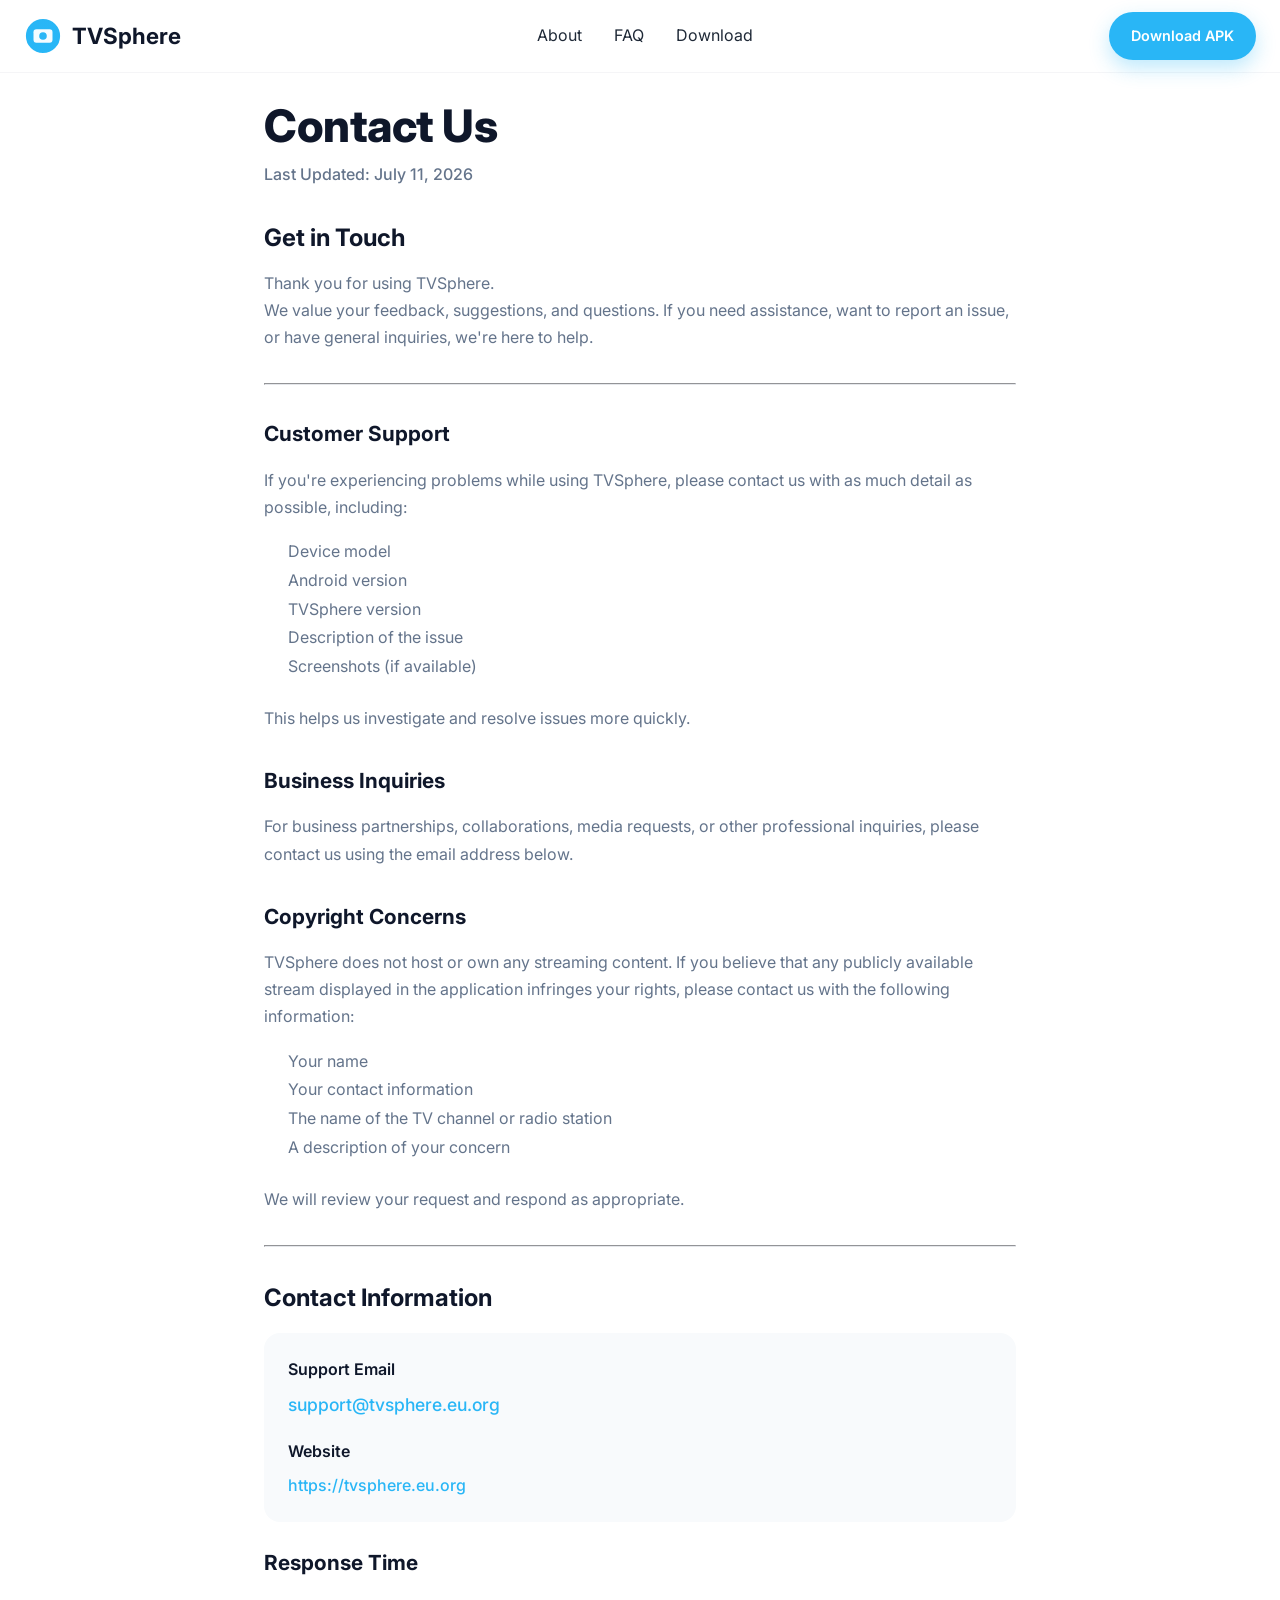
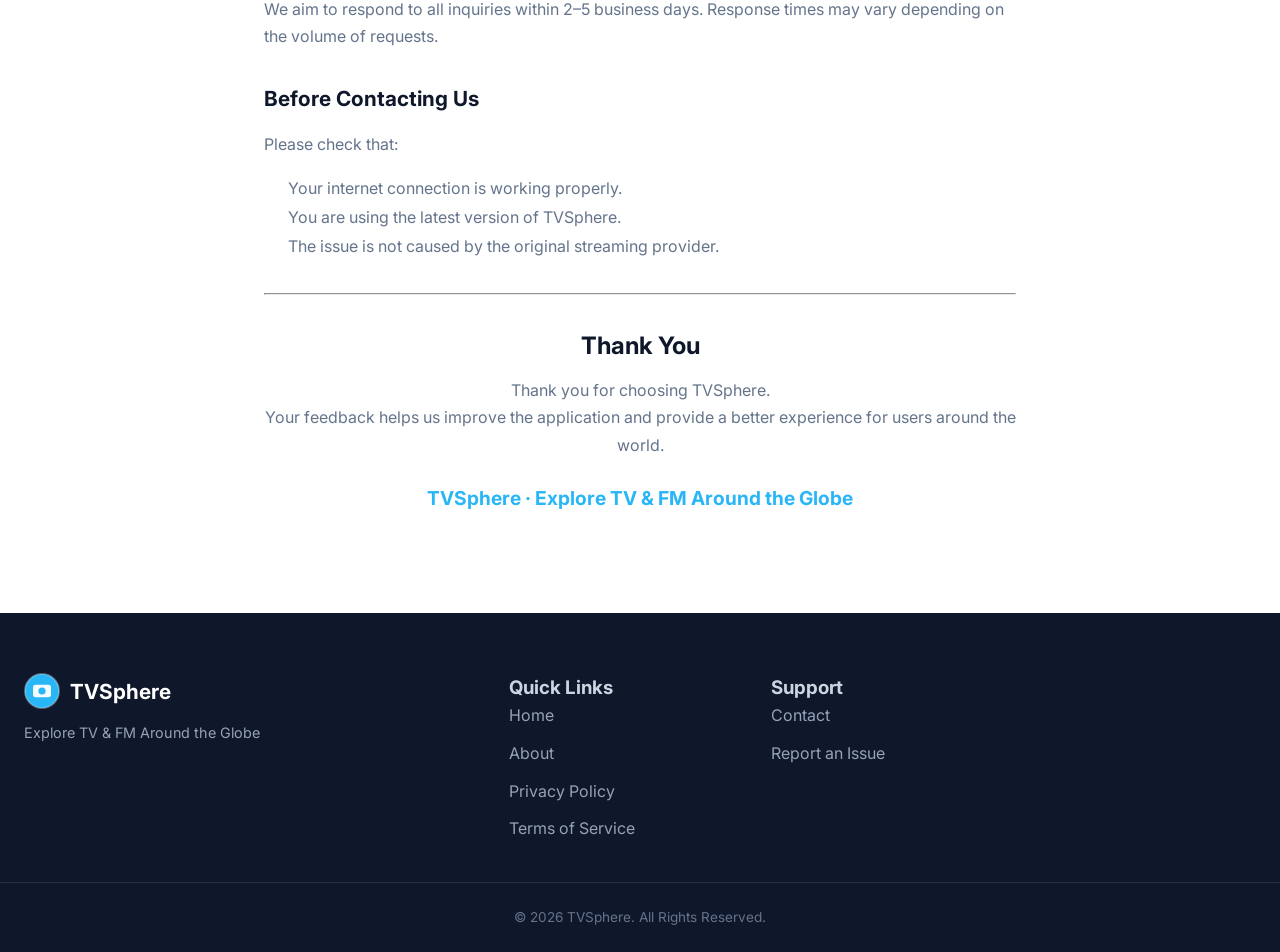
<file: contact/index.html>
<!DOCTYPE html>
<html lang="en">
<head>
    <meta charset="UTF-8">
    <meta name="viewport" content="width=device-width, initial-scale=1.0">
    <meta name="description" content="Contact TVSphere – customer support, business inquiries, copyright concerns. We're here to help with your global TV & FM discovery experience.">
    <title>Contact TVSphere | Support & Inquiries</title>
    <link rel="icon" type="image/x-icon" href="../favicon.ico">
    <link rel="preconnect" href="https://fonts.googleapis.com">
    <link rel="preconnect" href="https://fonts.gstatic.com" crossorigin>
    <link href="https://fonts.googleapis.com/css2?family=Inter:wght@300;400;500;600;700;800;900&display=swap" rel="stylesheet">
    <link rel="stylesheet" href="../assets/css/style.css">
    <link rel="stylesheet" href="../assets/css/responsive.css">
</head>
<body>
    <a href="#main-content" class="skip-link">Skip to main content</a>
    <header class="navbar" id="navbar">
        <div class="container navbar__inner">
            <a href="../" class="navbar__logo" aria-label="TVSphere Home">
                <svg class="navbar__logo-icon" width="40" height="40" viewBox="0 0 40 40" fill="none">
                    <circle cx="20" cy="20" r="19" fill="url(#logoGrad)" stroke="white" stroke-width="2"/>
                    <rect x="10" y="13" width="20" height="14" rx="3" fill="white" opacity="0.95"/>
                    <circle cx="20" cy="20" r="4" fill="#29B6F6"/>
                    <defs><linearGradient id="logoGrad" x1="0" y1="0" x2="40" y2="40"><stop offset="0%" stop-color="#29B6F6"/><stop offset="100%" stop-color="#00D4FF"/></linearGradient></defs>
                </svg>
                <span>TVSphere</span>
            </a>
            <nav class="navbar__nav">
                <ul class="navbar__links">
                    <li><a href="../#about">About</a></li>
                    <li><a href="../#faq">FAQ</a></li>
                    <li><a href="../#download">Download</a></li>
                </ul>
            </nav>
            <a href="../#download" class="btn btn--primary btn--sm">Download APK</a>
        </div>
    </header>

    <main id="main-content" class="subpage">
        <section class="section">
            <div class="container" style="max-width: 800px;">
                <h1 class="section__heading" style="text-align: left; margin-bottom: 8px;">Contact Us</h1>
                <p style="color: #64748B; font-weight: 500; margin-bottom: 32px;">Last Updated: July 11, 2026</p>

                <h2 style="font-size: 1.5rem; margin-bottom: 12px; color: #0F172A;">Get in Touch</h2>
                <p style="color: #64748B; line-height: 1.7; margin-bottom: 24px;">
                    Thank you for using TVSphere.<br>
                    We value your feedback, suggestions, and questions. If you need assistance, want to report an issue, or have general inquiries, we're here to help.
                </p>

                <hr style="margin: 32px 0; border-color: #E5E7EB;">

                <h2 style="font-size: 1.3rem; margin-bottom: 16px; color: #0F172A;">Customer Support</h2>
                <p style="color: #64748B; line-height: 1.7; margin-bottom: 16px;">
                    If you're experiencing problems while using TVSphere, please contact us with as much detail as possible, including:
                </p>
                <ul style="color: #64748B; margin-left: 24px; line-height: 1.8; margin-bottom: 24px;">
                    <li>Device model</li>
                    <li>Android version</li>
                    <li>TVSphere version</li>
                    <li>Description of the issue</li>
                    <li>Screenshots (if available)</li>
                </ul>
                <p style="color: #64748B; line-height: 1.7; margin-bottom: 32px;">
                    This helps us investigate and resolve issues more quickly.
                </p>

                <h2 style="font-size: 1.3rem; margin-bottom: 16px; color: #0F172A;">Business Inquiries</h2>
                <p style="color: #64748B; line-height: 1.7; margin-bottom: 32px;">
                    For business partnerships, collaborations, media requests, or other professional inquiries, please contact us using the email address below.
                </p>

                <h2 style="font-size: 1.3rem; margin-bottom: 16px; color: #0F172A;">Copyright Concerns</h2>
                <p style="color: #64748B; line-height: 1.7; margin-bottom: 16px;">
                    TVSphere does not host or own any streaming content. If you believe that any publicly available stream displayed in the application infringes your rights, please contact us with the following information:
                </p>
                <ul style="color: #64748B; margin-left: 24px; line-height: 1.8; margin-bottom: 24px;">
                    <li>Your name</li>
                    <li>Your contact information</li>
                    <li>The name of the TV channel or radio station</li>
                    <li>A description of your concern</li>
                </ul>
                <p style="color: #64748B; line-height: 1.7; margin-bottom: 32px;">
                    We will review your request and respond as appropriate.
                </p>

                <hr style="margin: 32px 0; border-color: #E5E7EB;">

                <h2 style="font-size: 1.5rem; margin-bottom: 16px; color: #0F172A;">Contact Information</h2>
                <div style="background: #F8FAFC; border-radius: 16px; padding: 24px; margin-bottom: 24px;">
                    <p style="font-weight: 600; margin-bottom: 8px; color: #0F172A;">Support Email</p>
                    <a href="mailto:tvsphere@yahoo.com" style="color: #29B6F6; font-weight: 500; font-size: 1.1rem;">support@tvsphere.eu.org</a>
                    <p style="font-weight: 600; margin: 20px 0 8px; color: #0F172A;">Website</p>
                    <a href="https://tvsphere.eu.org" target="_blank" rel="noopener" style="color: #29B6F6; font-weight: 500;">https://tvsphere.eu.org</a>
                </div>

                <h2 style="font-size: 1.3rem; margin-bottom: 16px; color: #0F172A;">Response Time</h2>
                <p style="color: #64748B; line-height: 1.7; margin-bottom: 32px;">
                    We aim to respond to all inquiries within 2–5 business days. Response times may vary depending on the volume of requests.
                </p>

                <h2 style="font-size: 1.3rem; margin-bottom: 16px; color: #0F172A;">Before Contacting Us</h2>
                <p style="color: #64748B; line-height: 1.7; margin-bottom: 16px;">Please check that:</p>
                <ul style="color: #64748B; margin-left: 24px; line-height: 1.8; margin-bottom: 32px;">
                    <li>Your internet connection is working properly.</li>
                    <li>You are using the latest version of TVSphere.</li>
                    <li>The issue is not caused by the original streaming provider.</li>
                </ul>

                <hr style="margin: 32px 0; border-color: #E5E7EB;">

                <div style="text-align: center; margin-bottom: 24px;">
                    <h2 style="font-size: 1.5rem; margin-bottom: 12px; color: #0F172A;">Thank You</h2>
                    <p style="color: #64748B; line-height: 1.7;">
                        Thank you for choosing TVSphere.<br>
                        Your feedback helps us improve the application and provide a better experience for users around the world.
                    </p>
                </div>

                <div style="text-align: center; font-weight: 700; font-size: 1.2rem; color: #29B6F6; margin-top: 24px;">
                    TVSphere · Explore TV & FM Around the Globe
                </div>
            </div>
        </section>
    </main>

    <footer class="footer">
        <div class="container footer__grid">
            <div class="footer__brand">
                <a href="../" class="footer__logo" aria-label="TVSphere Home">
                    <svg width="36" height="36" viewBox="0 0 40 40" fill="none"><circle cx="20" cy="20" r="19" fill="url(#logoGrad3)" stroke="rgba(255,255,255,0.3)" stroke-width="2"/><rect x="10" y="13" width="20" height="14" rx="3" fill="white" opacity="0.95"/><circle cx="20" cy="20" r="4" fill="#29B6F6"/><defs><linearGradient id="logoGrad3" x1="0" y1="0" x2="40" y2="40"><stop offset="0%" stop-color="#29B6F6"/><stop offset="100%" stop-color="#00D4FF"/></linearGradient></defs></svg>
                    <span>TVSphere</span>
                </a>
                <p class="footer__tagline">Explore TV & FM Around the Globe</p>
            </div>
            <div class="footer__links">
                <h3>Quick Links</h3>
                <ul>
                    <li><a href="../">Home</a></li>
                    <li><a href="../about/">About</a></li>
                    <li><a href="../privacy/">Privacy Policy</a></li>
                    <li><a href="../terms/">Terms of Service</a></li>
                </ul>
            </div>
            <div class="footer__links">
                <h3>Support</h3>
                <ul>
                    <li><a href="../contact/">Contact</a></li>
                    <li><a href="../report/">Report an Issue</a></li>
                </ul>
            </div>
        </div>
        <div class="footer__bottom"><div class="container"><p>&copy; 2026 TVSphere. All Rights Reserved.</p></div></div>
    </footer>
    <script src="../assets/js/main.js"></script>
</body>
</html>
</file>
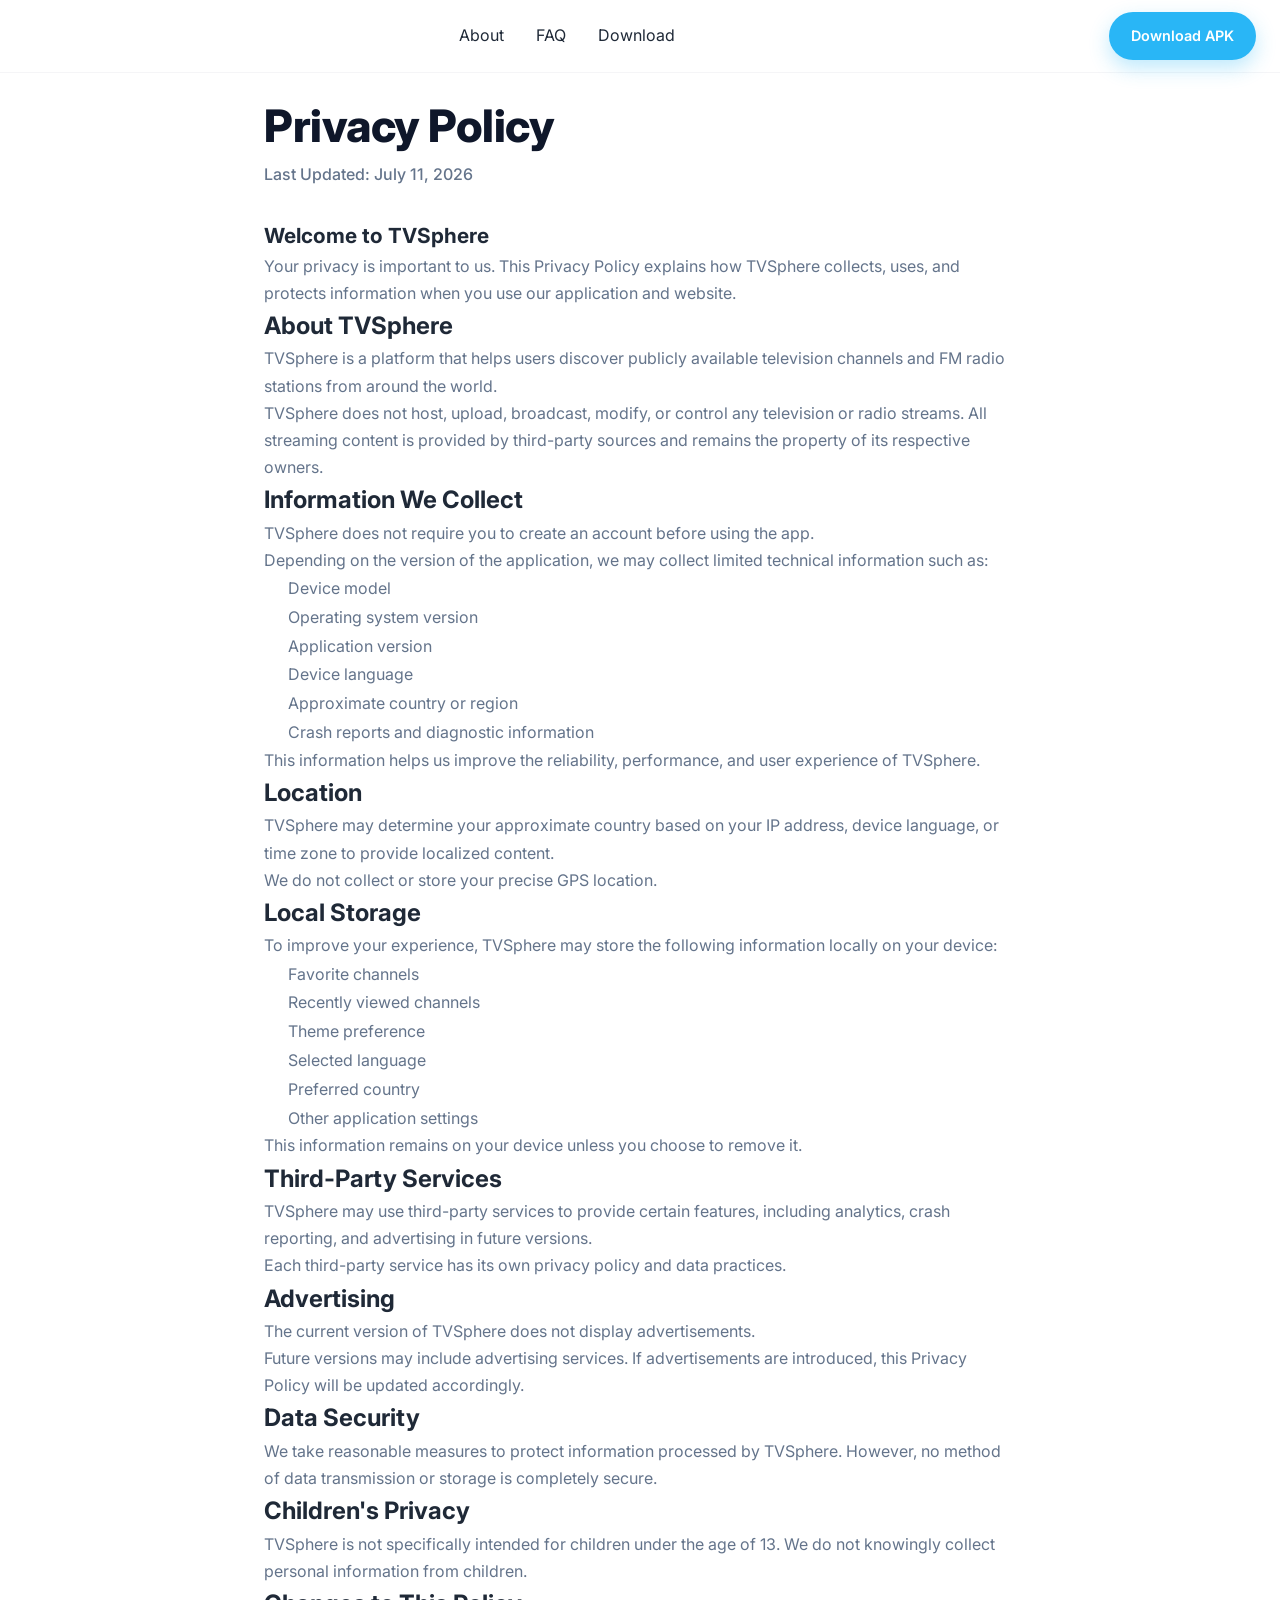
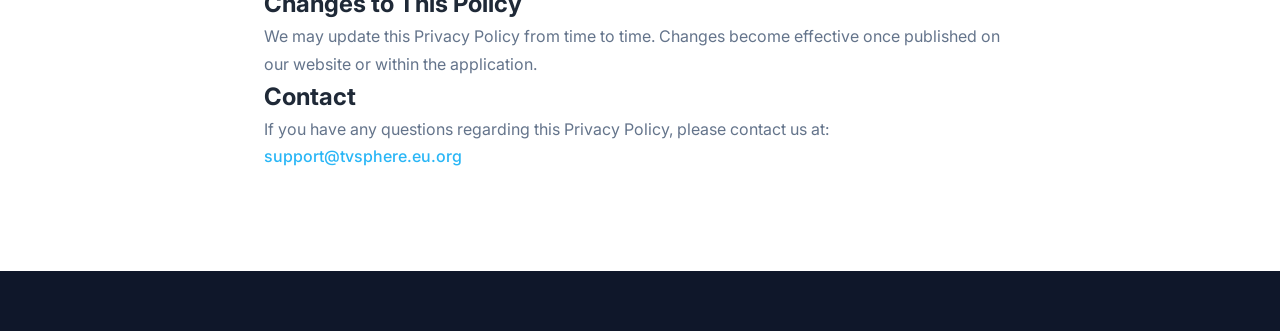
<file: privacy/index.html>
<!DOCTYPE html>
<html lang="en">
<head>
    <meta charset="UTF-8">
    <meta name="viewport" content="width=device-width, initial-scale=1.0">
    <meta name="description" content="TVSphere Privacy Policy – we collect limited technical data to improve the app. No account required, no precise location stored.">
    <title>Privacy Policy | TVSphere</title>
    <link rel="icon" type="image/x-icon" href="../favicon.ico">
    <link rel="preconnect" href="https://fonts.googleapis.com">
    <link rel="preconnect" href="https://fonts.gstatic.com" crossorigin>
    <link href="https://fonts.googleapis.com/css2?family=Inter:wght@300;400;500;600;700;800;900&display=swap" rel="stylesheet">
    <link rel="stylesheet" href="../assets/css/style.css">
    <link rel="stylesheet" href="../assets/css/responsive.css">
</head>
<body>
    <a href="#main-content" class="skip-link">Skip to main content</a>
    <header class="navbar" id="navbar">
        <div class="container navbar__inner">
            <a href="../" class="navbar__logo" aria-label="TVSphere Home">
                <!-- logo SVG (same as above) -->
            </a>
            <nav class="navbar__nav">
                <ul class="navbar__links">
                    <li><a href="../#about">About</a></li>
                    <li><a href="../#faq">FAQ</a></li>
                    <li><a href="../#download">Download</a></li>
                </ul>
            </nav>
            <a href="../#download" class="btn btn--primary btn--sm">Download APK</a>
        </div>
    </header>

    <main id="main-content" class="subpage">
        <section class="section">
            <div class="container" style="max-width: 800px;">
                <h1 class="section__heading" style="text-align: left; margin-bottom: 8px;">Privacy Policy</h1>
                <p style="color: #64748B; font-weight: 500; margin-bottom: 32px;">Last Updated: July 11, 2026</p>

                <h2 style="font-size: 1.3rem; margin-top: 32px;">Welcome to TVSphere</h2>
                <p style="color: #64748B; line-height: 1.7;">
                    Your privacy is important to us. This Privacy Policy explains how TVSphere collects, uses, and protects information when you use our application and website.
                </p>

                <h2>About TVSphere</h2>
                <p style="color: #64748B; line-height: 1.7;">
                    TVSphere is a platform that helps users discover publicly available television channels and FM radio stations from around the world.<br>
                    TVSphere does not host, upload, broadcast, modify, or control any television or radio streams. All streaming content is provided by third-party sources and remains the property of its respective owners.
                </p>

                <h2>Information We Collect</h2>
                <p style="color: #64748B; line-height: 1.7;">
                    TVSphere does not require you to create an account before using the app.<br>
                    Depending on the version of the application, we may collect limited technical information such as:
                </p>
                <ul style="color: #64748B; margin-left: 24px; line-height: 1.8;">
                    <li>Device model</li>
                    <li>Operating system version</li>
                    <li>Application version</li>
                    <li>Device language</li>
                    <li>Approximate country or region</li>
                    <li>Crash reports and diagnostic information</li>
                </ul>
                <p style="color: #64748B; line-height: 1.7;">This information helps us improve the reliability, performance, and user experience of TVSphere.</p>

                <h2>Location</h2>
                <p style="color: #64748B; line-height: 1.7;">
                    TVSphere may determine your approximate country based on your IP address, device language, or time zone to provide localized content.<br>
                    We do not collect or store your precise GPS location.
                </p>

                <h2>Local Storage</h2>
                <p style="color: #64748B; line-height: 1.7;">
                    To improve your experience, TVSphere may store the following information locally on your device:
                </p>
                <ul style="color: #64748B; margin-left: 24px; line-height: 1.8;">
                    <li>Favorite channels</li>
                    <li>Recently viewed channels</li>
                    <li>Theme preference</li>
                    <li>Selected language</li>
                    <li>Preferred country</li>
                    <li>Other application settings</li>
                </ul>
                <p style="color: #64748B; line-height: 1.7;">This information remains on your device unless you choose to remove it.</p>

                <h2>Third-Party Services</h2>
                <p style="color: #64748B; line-height: 1.7;">
                    TVSphere may use third-party services to provide certain features, including analytics, crash reporting, and advertising in future versions.<br>
                    Each third-party service has its own privacy policy and data practices.
                </p>

                <h2>Advertising</h2>
                <p style="color: #64748B; line-height: 1.7;">
                    The current version of TVSphere does not display advertisements.<br>
                    Future versions may include advertising services. If advertisements are introduced, this Privacy Policy will be updated accordingly.
                </p>

                <h2>Data Security</h2>
                <p style="color: #64748B; line-height: 1.7;">
                    We take reasonable measures to protect information processed by TVSphere. However, no method of data transmission or storage is completely secure.
                </p>

                <h2>Children's Privacy</h2>
                <p style="color: #64748B; line-height: 1.7;">
                    TVSphere is not specifically intended for children under the age of 13. We do not knowingly collect personal information from children.
                </p>

                <h2>Changes to This Policy</h2>
                <p style="color: #64748B; line-height: 1.7;">
                    We may update this Privacy Policy from time to time. Changes become effective once published on our website or within the application.
                </p>

                <h2>Contact</h2>
                <p style="color: #64748B; line-height: 1.7;">
                    If you have any questions regarding this Privacy Policy, please contact us at:<br>
                    <a href="mailto:tvsphere@yahoo.com" style="color: #29B6F6; font-weight: 500;">support@tvsphere.eu.org</a>
                </p>
            </div>
        </section>
    </main>

    <footer class="footer">
        <!-- footer same as in about page -->
    </footer>
    <script src="../assets/js/main.js"></script>
</body>
</html>
</file>
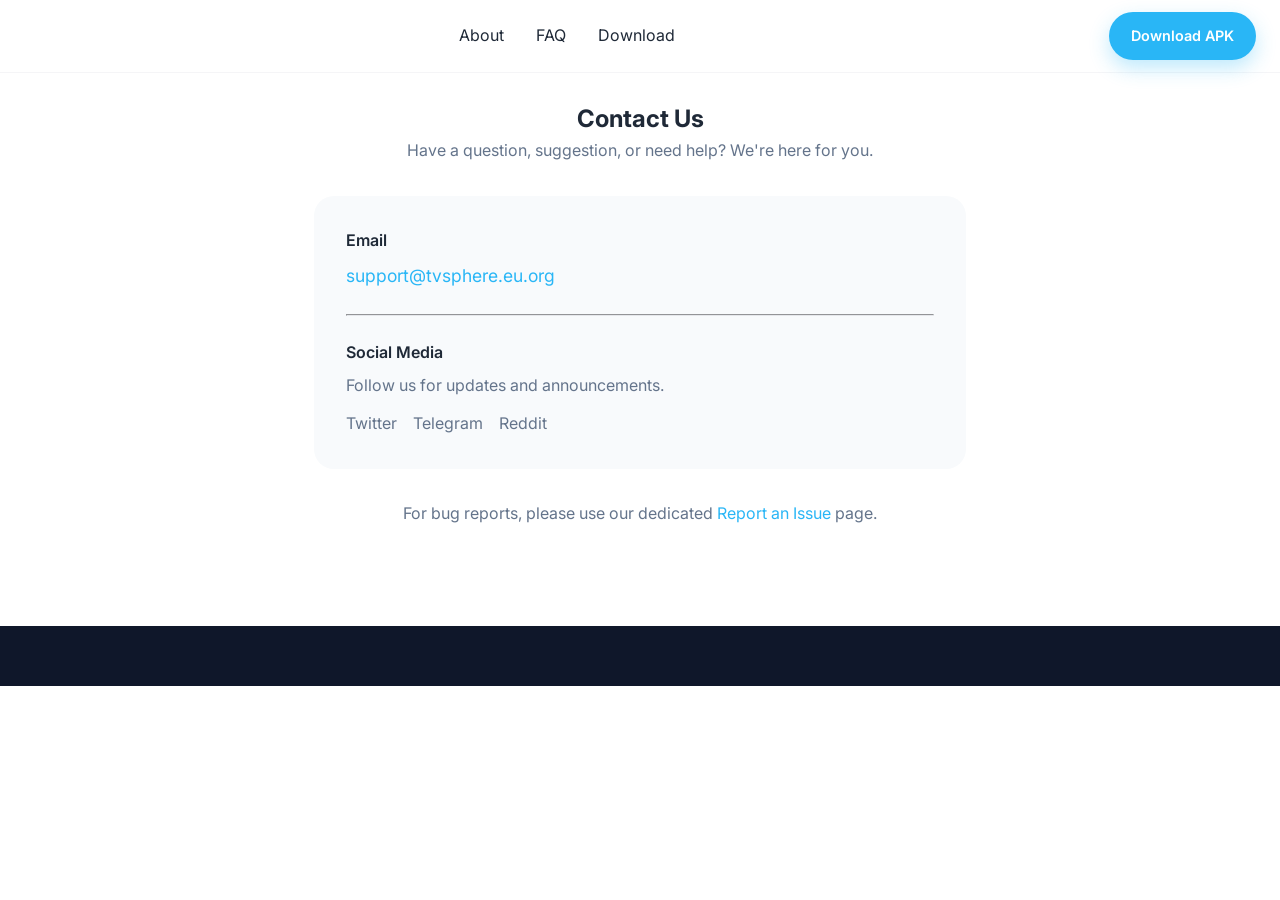
<file: report/index.html>
<!DOCTYPE html>
<html lang="en">
<head>
    <meta charset="UTF-8">
    <meta name="viewport" content="width=device-width, initial-scale=1.0">
    <meta name="description" content="Contact TVSphere – we'd love to hear from you. Reach out for support, feedback, or partnership inquiries.">
    <title>Contact TVSphere | Global TV & FM App</title>
    <link rel="icon" type="image/x-icon" href="../favicon.ico">
    <link href="https://fonts.googleapis.com/css2?family=Inter:wght@300;400;500;600;700;800;900&display=swap" rel="stylesheet">
    <link rel="stylesheet" href="../assets/css/style.css">
    <link rel="stylesheet" href="../assets/css/responsive.css">
</head>
<body>
    <a href="#main-content" class="skip-link">Skip to main content</a>
    <header class="navbar" id="navbar">
        <div class="container navbar__inner">
            <a href="../" class="navbar__logo"><!-- logo --></a>
            <nav class="navbar__nav"><ul class="navbar__links"><li><a href="../#about">About</a></li><li><a href="../#faq">FAQ</a></li><li><a href="../#download">Download</a></li></ul></nav>
            <a href="../#download" class="btn btn--primary btn--sm">Download APK</a>
        </div>
    </header>
    <main id="main-content" class="subpage">
        <section class="section">
            <div class="container" style="max-width: 700px; text-align: center;">
                <h1>Contact Us</h1>
                <p style="color: #64748B; margin-bottom: 32px;">Have a question, suggestion, or need help? We're here for you.</p>
                <div style="background: #F8FAFC; border-radius: 20px; padding: 32px; text-align: left;">
                    <p style="font-weight: 600; margin-bottom: 8px;">Email</p>
                    <a href="mailto:tvsphere@yahoo.com" style="color: #29B6F6; font-size: 1.1rem;">support@tvsphere.eu.org</a>
                    <hr style="margin: 24px 0; border-color: #E5E7EB;">
                    <p style="font-weight: 600; margin-bottom: 8px;">Social Media</p>
                    <p style="color: #64748B;">Follow us for updates and announcements.</p>
                    <div style="display: flex; gap: 16px; margin-top: 12px;">
                        <a href="#" style="color: #64748B;" aria-label="Twitter">Twitter</a>
                        <a href="#" style="color: #64748B;" aria-label="Telegram">Telegram</a>
                        <a href="#" style="color: #64748B;" aria-label="Reddit">Reddit</a>
                    </div>
                </div>
                <p style="margin-top: 32px; color: #64748B;">For bug reports, please use our dedicated <a href="../report/" style="color: #29B6F6;">Report an Issue</a> page.</p>
            </div>
        </section>
    </main>
    <footer class="footer"><!-- same footer --></footer>
    <script src="../assets/js/main.js"></script>
</body>
</html>
</file>
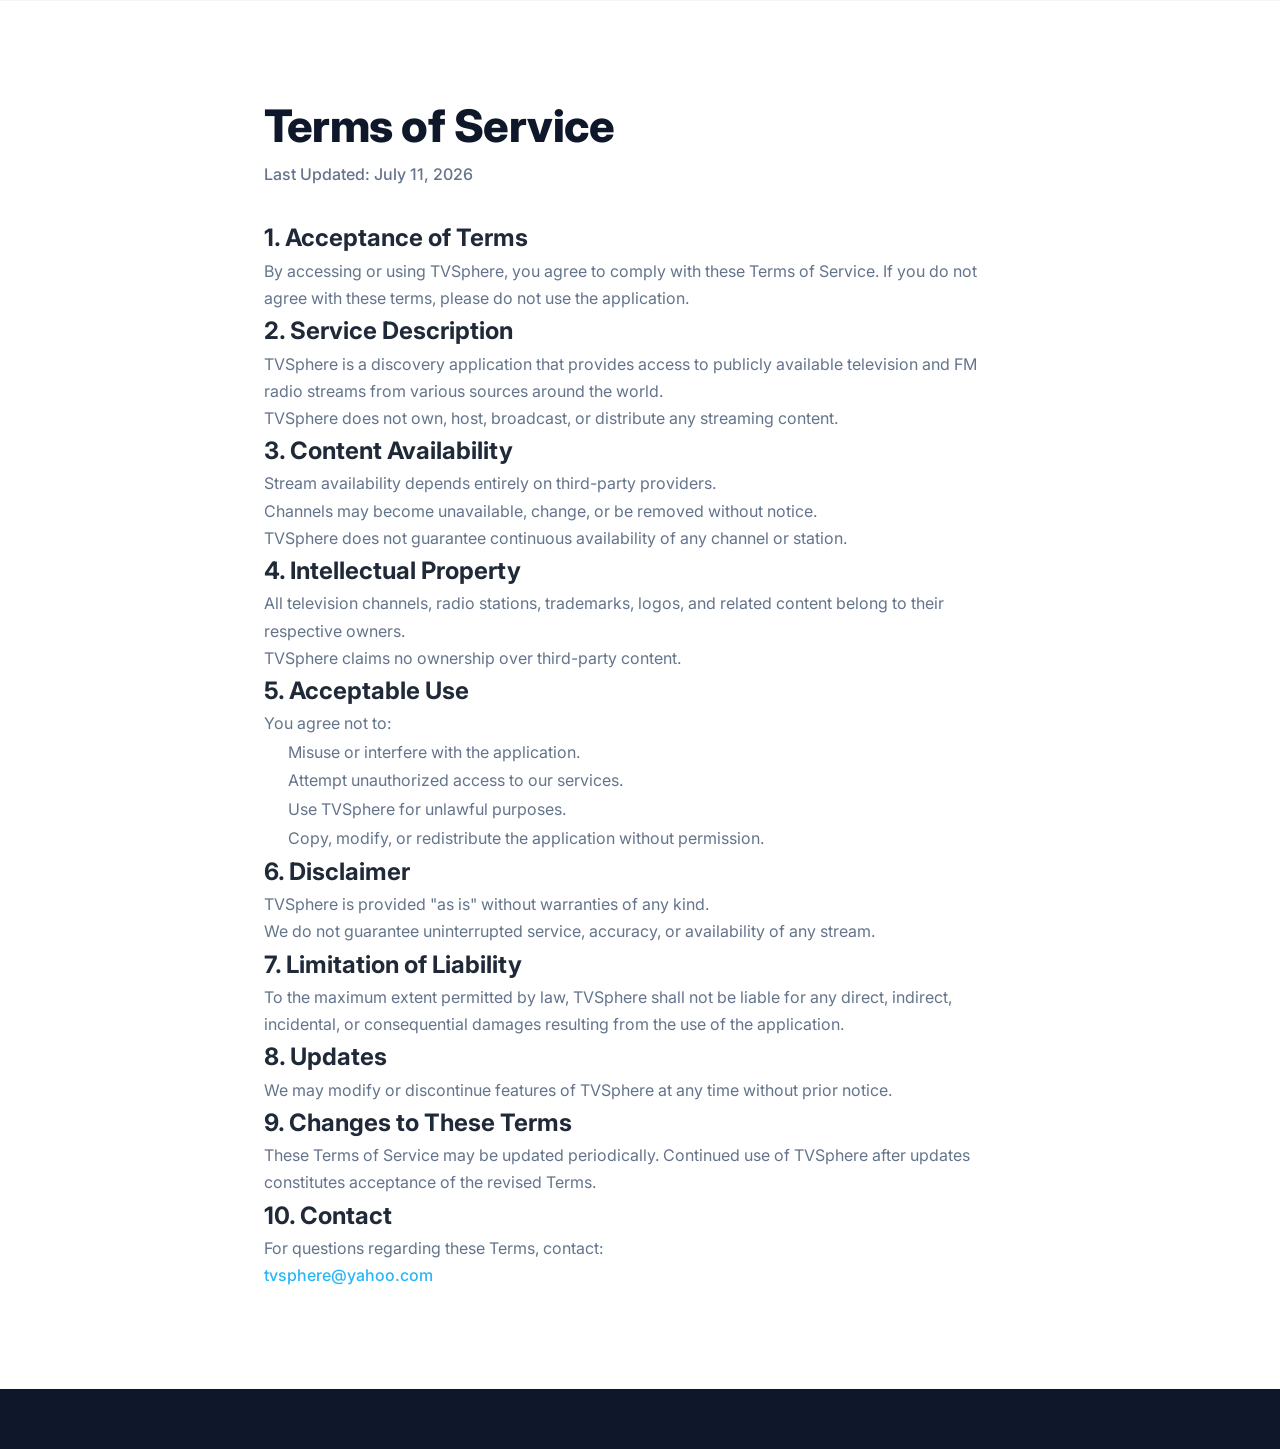
<file: terms/index.html>
<!DOCTYPE html>
<html lang="en">
<head>
    <meta charset="UTF-8">
    <meta name="viewport" content="width=device-width, initial-scale=1.0">
    <meta name="description" content="TVSphere Terms of Service – by using the app you agree to these terms. TVSphere does not own or host any streams.">
    <title>Terms of Service | TVSphere</title>
    <link rel="icon" type="image/x-icon" href="../favicon.ico">
    <link rel="preconnect" href="https://fonts.googleapis.com">
    <link rel="preconnect" href="https://fonts.gstatic.com" crossorigin>
    <link href="https://fonts.googleapis.com/css2?family=Inter:wght@300;400;500;600;700;800;900&display=swap" rel="stylesheet">
    <link rel="stylesheet" href="../assets/css/style.css">
    <link rel="stylesheet" href="../assets/css/responsive.css">
</head>
<body>
    <a href="#main-content" class="skip-link">Skip to main content</a>
    <header class="navbar" id="navbar">
        <!-- navbar same as before -->
    </header>

    <main id="main-content" class="subpage">
        <section class="section">
            <div class="container" style="max-width: 800px;">
                <h1 class="section__heading" style="text-align: left; margin-bottom: 8px;">Terms of Service</h1>
                <p style="color: #64748B; font-weight: 500; margin-bottom: 32px;">Last Updated: July 11, 2026</p>

                <h2>1. Acceptance of Terms</h2>
                <p style="color: #64748B; line-height: 1.7;">
                    By accessing or using TVSphere, you agree to comply with these Terms of Service. If you do not agree with these terms, please do not use the application.
                </p>

                <h2>2. Service Description</h2>
                <p style="color: #64748B; line-height: 1.7;">
                    TVSphere is a discovery application that provides access to publicly available television and FM radio streams from various sources around the world.<br>
                    TVSphere does not own, host, broadcast, or distribute any streaming content.
                </p>

                <h2>3. Content Availability</h2>
                <p style="color: #64748B; line-height: 1.7;">
                    Stream availability depends entirely on third-party providers.<br>
                    Channels may become unavailable, change, or be removed without notice.<br>
                    TVSphere does not guarantee continuous availability of any channel or station.
                </p>

                <h2>4. Intellectual Property</h2>
                <p style="color: #64748B; line-height: 1.7;">
                    All television channels, radio stations, trademarks, logos, and related content belong to their respective owners.<br>
                    TVSphere claims no ownership over third-party content.
                </p>

                <h2>5. Acceptable Use</h2>
                <p style="color: #64748B; line-height: 1.7;">You agree not to:</p>
                <ul style="color: #64748B; margin-left: 24px; line-height: 1.8;">
                    <li>Misuse or interfere with the application.</li>
                    <li>Attempt unauthorized access to our services.</li>
                    <li>Use TVSphere for unlawful purposes.</li>
                    <li>Copy, modify, or redistribute the application without permission.</li>
                </ul>

                <h2>6. Disclaimer</h2>
                <p style="color: #64748B; line-height: 1.7;">
                    TVSphere is provided "as is" without warranties of any kind.<br>
                    We do not guarantee uninterrupted service, accuracy, or availability of any stream.
                </p>

                <h2>7. Limitation of Liability</h2>
                <p style="color: #64748B; line-height: 1.7;">
                    To the maximum extent permitted by law, TVSphere shall not be liable for any direct, indirect, incidental, or consequential damages resulting from the use of the application.
                </p>

                <h2>8. Updates</h2>
                <p style="color: #64748B; line-height: 1.7;">
                    We may modify or discontinue features of TVSphere at any time without prior notice.
                </p>

                <h2>9. Changes to These Terms</h2>
                <p style="color: #64748B; line-height: 1.7;">
                    These Terms of Service may be updated periodically. Continued use of TVSphere after updates constitutes acceptance of the revised Terms.
                </p>

                <h2>10. Contact</h2>
                <p style="color: #64748B; line-height: 1.7;">
                    For questions regarding these Terms, contact:<br>
                    <a href="mailto:tvsphere@yahoo.com" style="color: #29B6F6; font-weight: 500;">tvsphere@yahoo.com</a>
                </p>
            </div>
        </section>
    </main>

    <footer class="footer">
        <!-- footer same as before -->
    </footer>
    <script src="../assets/js/main.js"></script>
</body>
</html>
</file>
<file: assets/css/style.css>
/* ========== CSS Custom Properties & Reset ========== */
:root {
    --primary: #29B6F6;
    --primary-dark: #0288D1;
    --accent: #00D4FF;
    --bg-white: #FFFFFF;
    --bg-dark: #0F172A;
    --text-primary: #1F2937;
    --text-secondary: #64748B;
    --border: #E5E7EB;
    --radius-sm: 12px;
    --radius: 16px;
    --radius-lg: 20px;
    --shadow-sm: 0 4px 12px rgba(0, 0, 0, 0.04);
    --shadow: 0 10px 30px rgba(0, 0, 0, 0.06);
    --shadow-lg: 0 20px 50px rgba(0, 0, 0, 0.08);
    --font: 'Inter', -apple-system, BlinkMacSystemFont, sans-serif;
    --transition: 0.3s cubic-bezier(0.4, 0, 0.2, 1);
}

*,
*::before,
*::after {
    margin: 0;
    padding: 0;
    box-sizing: border-box;
}

html {
    scroll-behavior: smooth;
    font-size: 16px;
    -webkit-font-smoothing: antialiased;
}

body {
    font-family: var(--font);
    color: var(--text-primary);
    background: var(--bg-white);
    line-height: 1.6;
    overflow-x: hidden;
}

img {
    max-width: 100%;
    display: block;
}

a {
    text-decoration: none;
    color: inherit;
}

ul {
    list-style: none;
}

.container {
    width: 100%;
    max-width: 1280px;
    margin: 0 auto;
    padding: 0 24px;
}

.section {
    padding: 100px 0;
    position: relative;
}

.section--alt {
    background: #F8FAFC;
}

.section--accent {
    background: linear-gradient(135deg, #F0F9FF 0%, #E0F7FA 100%);
}

.section__header {
    text-align: center;
    max-width: 700px;
    margin: 0 auto 60px;
}

.section__tag {
    display: inline-block;
    font-weight: 600;
    font-size: 0.85rem;
    letter-spacing: 0.5px;
    color: var(--primary-dark);
    background: rgba(41, 182, 246, 0.1);
    padding: 6px 16px;
    border-radius: 30px;
    margin-bottom: 16px;
    text-transform: uppercase;
}

.section__heading {
    font-size: clamp(2rem, 5vw, 2.8rem);
    font-weight: 800;
    color: #0F172A;
    line-height: 1.2;
    margin-bottom: 16px;
    letter-spacing: -0.5px;
}

.section__subheading {
    font-size: 1.125rem;
    color: var(--text-secondary);
    line-height: 1.7;
    max-width: 600px;
    margin: 0 auto;
}

/* Skip link */
.skip-link {
    position: absolute;
    top: -100%;
    left: 0;
    background: var(--primary);
    color: white;
    padding: 12px 24px;
    z-index: 9999;
    font-weight: 600;
    transition: top 0.3s;
}
.skip-link:focus {
    top: 0;
}

/* ========== BUTTONS ========== */
.btn {
    display: inline-flex;
    align-items: center;
    justify-content: center;
    gap: 10px;
    font-weight: 600;
    border-radius: 50px;
    transition: all var(--transition);
    cursor: pointer;
    border: 2px solid transparent;
    white-space: nowrap;
    font-family: var(--font);
}

.btn--primary {
    background: var(--primary);
    color: white;
    box-shadow: 0 8px 20px rgba(41, 182, 246, 0.3);
}
.btn--primary:hover {
    background: var(--primary-dark);
    transform: translateY(-2px);
    box-shadow: 0 14px 28px rgba(2, 136, 209, 0.3);
}

.btn--outline {
    background: transparent;
    border-color: var(--primary);
    color: var(--primary);
}
.btn--outline:hover {
    background: rgba(41, 182, 246, 0.08);
    transform: translateY(-2px);
}

.btn--lg {
    padding: 16px 32px;
    font-size: 1.05rem;
}
.btn--sm {
    padding: 10px 20px;
    font-size: 0.9rem;
}

/* ========== NAVBAR ========== */
.navbar {
    position: fixed;
    top: 0;
    left: 0;
    width: 100%;
    background: rgba(255, 255, 255, 0.85);
    backdrop-filter: blur(12px);
    -webkit-backdrop-filter: blur(12px);
    border-bottom: 1px solid rgba(229, 231, 235, 0.4);
    z-index: 1000;
    transition: background 0.3s, box-shadow 0.3s;
}
.navbar--scrolled {
    background: rgba(255, 255, 255, 0.95);
    box-shadow: 0 4px 20px rgba(0, 0, 0, 0.04);
}
.navbar__inner {
    display: flex;
    align-items: center;
    justify-content: space-between;
    height: 72px;
}
.navbar__logo {
    display: flex;
    align-items: center;
    gap: 10px;
    font-weight: 700;
    font-size: 1.4rem;
    color: #0F172A;
}
.navbar__logo-icon {
    width: 38px;
    height: 38px;
}
.navbar__links {
    display: flex;
    gap: 32px;
}
.navbar__link {
    font-weight: 500;
    color: var(--text-primary);
    transition: color 0.2s;
    position: relative;
}
.navbar__link:hover {
    color: var(--primary);
}
.navbar__hamburger {
    display: none;
    flex-direction: column;
    justify-content: space-between;
    width: 24px;
    height: 18px;
    background: none;
    border: none;
    cursor: pointer;
    padding: 0;
}
.navbar__hamburger span {
    width: 100%;
    height: 2px;
    background: #1F2937;
    border-radius: 2px;
    transition: var(--transition);
}
.mobile-menu {
    position: fixed;
    top: 72px;
    left: 0;
    width: 100%;
    background: white;
    box-shadow: var(--shadow-lg);
    padding: 24px 0;
    transform: translateY(-120%);
    opacity: 0;
    transition: transform 0.35s ease, opacity 0.35s ease;
    z-index: 999;
    display: flex;
    flex-direction: column;
    align-items: center;
    gap: 16px;
}
.mobile-menu--open {
    transform: translateY(0);
    opacity: 1;
}
.mobile-menu__link {
    font-size: 1.1rem;
    font-weight: 500;
    padding: 12px 24px;
    width: 100%;
    text-align: center;
    transition: background 0.2s;
}
.mobile-menu__link:hover {
    background: #F1F5F9;
}

/* ========== HERO ========== */
.hero {
    min-height: 100vh;
    display: flex;
    align-items: center;
    padding-top: 72px;
    position: relative;
    overflow: hidden;
    background: linear-gradient(135deg, #ffffff 0%, #f0f9ff 100%);
}
.hero__decoration {
    position: absolute;
    border-radius: 50%;
    filter: blur(80px);
    opacity: 0.15;
    z-index: 0;
}
.hero__decoration--1 {
    width: 600px;
    height: 600px;
    background: var(--primary);
    top: -200px;
    right: -100px;
}
.hero__decoration--2 {
    width: 400px;
    height: 400px;
    background: var(--accent);
    bottom: -150px;
    left: -50px;
}
.hero__decoration--3 {
    width: 300px;
    height: 300px;
    background: #0288D1;
    top: 40%;
    left: 50%;
    opacity: 0.08;
}
.hero__grid {
    display: grid;
    grid-template-columns: 1fr 1fr;
    align-items: center;
    gap: 60px;
    position: relative;
    z-index: 2;
}
.hero__badge {
    display: inline-flex;
    align-items: center;
    gap: 8px;
    background: rgba(41, 182, 246, 0.1);
    padding: 8px 18px;
    border-radius: 40px;
    font-weight: 600;
    color: var(--primary-dark);
    font-size: 0.9rem;
    margin-bottom: 24px;
}
.hero__headline {
    font-size: clamp(2.8rem, 6vw, 4rem);
    font-weight: 900;
    line-height: 1.1;
    letter-spacing: -1px;
    color: #0F172A;
    margin-bottom: 24px;
}
.hero__headline-highlight {
    background: linear-gradient(135deg, var(--primary) 0%, var(--accent) 100%);
    -webkit-background-clip: text;
    -webkit-text-fill-color: transparent;
    background-clip: text;
}
.hero__description {
    font-size: 1.15rem;
    color: var(--text-secondary);
    margin-bottom: 36px;
    max-width: 480px;
    line-height: 1.7;
}
.hero__buttons {
    display: flex;
    flex-wrap: wrap;
    gap: 16px;
    margin-bottom: 48px;
}
.hero__stats {
    display: flex;
    gap: 32px;
}
.hero__stat-number {
    font-weight: 800;
    font-size: 1.8rem;
    color: #0F172A;
    display: block;
}
.hero__stat-label {
    font-size: 0.9rem;
    color: var(--text-secondary);
}

/* Phone Mockup */
.phone-mockup {
    position: relative;
}
.phone-mockup--hero {
    max-width: 320px;
    margin: 0 auto;
}
.phone-mockup__frame {
    background: #1a1a2e;
    border-radius: 36px;
    padding: 12px;
    box-shadow: 0 25px 50px -12px rgba(0,0,0,0.25);
    position: relative;
    border: 2px solid #2d2d44;
}
.phone-mockup__notch {
    width: 80px;
    height: 24px;
    background: #1a1a2e;
    border-radius: 0 0 16px 16px;
    margin: 0 auto 8px;
}
.phone-mockup__screen {
    background: #0F172A;
    border-radius: 24px;
    overflow: hidden;
    aspect-ratio: 9 / 19;
    position: relative;
}
.phone-mockup__shadow {
    position: absolute;
    bottom: -20px;
    left: 10%;
    width: 80%;
    height: 40px;
    background: radial-gradient(ellipse, rgba(0,0,0,0.3) 0%, transparent 70%);
    filter: blur(10px);
}

/* Mock Screen Content */
.mock-screen {
    height: 100%;
    display: flex;
    flex-direction: column;
    padding: 12px;
    background: linear-gradient(145deg, #111827 0%, #0F172A 100%);
    color: white;
}
.mock-screen__status-bar {
    display: flex;
    justify-content: space-between;
    font-size: 0.7rem;
    opacity: 0.7;
    margin-bottom: 8px;
}
.mock-screen__app-header {
    display: flex;
    justify-content: space-between;
    align-items: center;
    margin-bottom: 12px;
    font-weight: 700;
    font-size: 1.1rem;
}
.mock-screen__tabs {
    display: flex;
    gap: 12px;
    margin-bottom: 14px;
    overflow-x: auto;
}
.mock-screen__tab {
    padding: 6px 14px;
    border-radius: 20px;
    font-size: 0.75rem;
    background: rgba(255,255,255,0.08);
    white-space: nowrap;
}
.mock-screen__tab--active {
    background: var(--primary);
    font-weight: 600;
}
.mock-screen__channels {
    flex: 1;
    display: flex;
    flex-direction: column;
    gap: 8px;
    overflow-y: auto;
}
.mock-channel {
    display: flex;
    align-items: center;
    gap: 10px;
    background: rgba(255,255,255,0.05);
    border-radius: 12px;
    padding: 8px;
}
.mock-channel__thumb {
    width: 36px;
    height: 36px;
    border-radius: 8px;
    flex-shrink: 0;
}
.mock-channel__info {
    flex: 1;
}
.mock-channel__name {
    font-weight: 600;
    font-size: 0.8rem;
}
.mock-channel__program {
    font-size: 0.65rem;
    opacity: 0.7;
}
.mock-channel__live-dot {
    width: 8px;
    height: 8px;
    background: #ef4444;
    border-radius: 50%;
    box-shadow: 0 0 6px #ef4444;
}
.mock-screen__bottom-nav {
    display: flex;
    justify-content: space-around;
    margin-top: 8px;
    padding-top: 8px;
    border-top: 1px solid rgba(255,255,255,0.1);
    color: rgba(255,255,255,0.6);
}
.mock-screen__nav-item--active {
    color: var(--primary);
}
.mock-screen__radio-player {
    text-align: center;
    padding: 10px 0;
}
.mock-radio__freq {
    font-size: 1.8rem;
    font-weight: 800;
    color: var(--accent);
}
.mock-radio__name {
    font-size: 0.85rem;
    opacity: 0.8;
}
.mock-radio__visualizer {
    display: flex;
    justify-content: center;
    gap: 3px;
    margin-top: 8px;
}
.mock-radio__visualizer span {
    width: 3px;
    background: var(--primary);
    border-radius: 2px;
    animation: visualizer 1s infinite alternate;
}
.mock-radio__visualizer span:nth-child(2) { height: 16px; animation-delay: 0.1s; }
.mock-radio__visualizer span:nth-child(3) { height: 22px; animation-delay: 0.2s; }
.mock-radio__visualizer span:nth-child(4) { height: 14px; animation-delay: 0.3s; }
.mock-radio__visualizer span:nth-child(5) { height: 20px; animation-delay: 0.4s; }
@keyframes visualizer { from { height: 8px; } to { height: 24px; } }
.mock-screen__country-list { display: flex; flex-direction: column; gap: 6px; }
.mock-country { display: flex; justify-content: space-between; padding: 8px; background: rgba(255,255,255,0.04); border-radius: 10px; font-size: 0.75rem; }
.mock-country__count { opacity: 0.6; }

/* Screenshots row */
.screenshots__row {
    display: flex;
    justify-content: center;
    align-items: center;
    gap: 32px;
    flex-wrap: wrap;
}
.phone-mockup--screenshot {
    width: 220px;
}
.phone-mockup--featured {
    width: 250px;
    transform: scale(1.05);
    z-index: 2;
}

/* ========== ABOUT ========== */
.about__grid {
    display: grid;
    grid-template-columns: repeat(auto-fit, minmax(250px, 1fr));
    gap: 32px;
    margin-bottom: 48px;
}
.about__card {
    background: white;
    border: 1px solid var(--border);
    border-radius: var(--radius-lg);
    padding: 32px;
    transition: all var(--transition);
    box-shadow: var(--shadow-sm);
}
.about__card:hover {
    transform: translateY(-6px);
    box-shadow: var(--shadow-lg);
    border-color: rgba(41,182,246,0.3);
}
.about__card-icon {
    margin-bottom: 20px;
}
.about__card-title {
    font-weight: 700;
    font-size: 1.3rem;
    margin-bottom: 12px;
    color: #0F172A;
}
.about__card-text {
    color: var(--text-secondary);
    line-height: 1.6;
}
.about__notice {
    background: #F8FAFC;
    border-left: 4px solid var(--primary);
    border-radius: var(--radius);
    padding: 24px 28px;
    display: flex;
    gap: 16px;
    align-items: flex-start;
    color: var(--text-secondary);
    font-size: 0.95rem;
}

/* ========== FAQ ACCORDION ========== */
.faq__accordion {
    max-width: 800px;
    margin: 0 auto;
}
.faq__item {
    border-bottom: 1px solid var(--border);
}
.faq__question {
    width: 100%;
    display: flex;
    justify-content: space-between;
    align-items: center;
    background: none;
    border: none;
    padding: 24px 0;
    font-size: 1.1rem;
    font-weight: 600;
    color: #0F172A;
    cursor: pointer;
    text-align: left;
    gap: 16px;
    transition: color 0.2s;
}
.faq__question:hover {
    color: var(--primary);
}
.faq__icon {
    flex-shrink: 0;
    transition: transform 0.35s ease;
    color: var(--text-secondary);
}
.faq__item.active .faq__icon {
    transform: rotate(45deg);
    color: var(--primary);
}
.faq__answer {
    max-height: 0;
    overflow: hidden;
    transition: max-height 0.4s ease, padding 0.4s ease;
    color: var(--text-secondary);
    line-height: 1.7;
    padding: 0 0;
}
.faq__item.active .faq__answer {
    max-height: 300px;
    padding: 0 0 24px;
}

/* ========== DOWNLOAD ========== */
.download__inner {
    text-align: center;
    padding: 80px 24px;
}
.download__logo-mark {
    margin-bottom: 24px;
}
.download__heading {
    font-size: 2.5rem;
    font-weight: 800;
    margin-bottom: 16px;
}
.download__subheading {
    font-size: 1.1rem;
    color: var(--text-secondary);
    max-width: 500px;
    margin: 0 auto 20px;
}
.download__platform {
    font-weight: 600;
    color: var(--primary-dark);
    margin-bottom: 28px;
}
.download__btn {
    margin-bottom: 20px;
}
.download__coming-soon {
    display: inline-flex;
    align-items: center;
    gap: 8px;
    color: var(--text-secondary);
    font-weight: 500;
    background: white;
    padding: 10px 24px;
    border-radius: 40px;
    box-shadow: var(--shadow-sm);
}

/* ========== FOOTER ========== */
.footer {
    background: var(--bg-dark);
    color: #CBD5E1;
    padding: 60px 0 0;
}
.footer__grid {
    display: grid;
    grid-template-columns: 2fr 1fr 1fr 1fr;
    gap: 40px;
    padding-bottom: 40px;
    border-bottom: 1px solid rgba(255,255,255,0.1);
}
.footer__brand {
    display: flex;
    flex-direction: column;
    gap: 12px;
}
.footer__logo {
    display: flex;
    align-items: center;
    gap: 10px;
    font-weight: 700;
    font-size: 1.3rem;
    color: white;
}
.footer__tagline {
    color: #94A3B8;
    font-size: 0.9rem;
}
.footer__links-title {
    font-weight: 700;
    color: white;
    margin-bottom: 20px;
    font-size: 1rem;
}
.footer__links ul {
    display: flex;
    flex-direction: column;
    gap: 12px;
}
.footer__links a {
    color: #94A3B8;
    transition: color 0.2s;
}
.footer__links a:hover {
    color: var(--accent);
}
.footer__bottom {
    padding: 24px 0;
    text-align: center;
    font-size: 0.85rem;
    color: #64748B;
}

/* ========== UTILITY ANIMATIONS ========== */
[data-aos] {
    opacity: 0;
    transform: translateY(24px);
    transition: opacity 0.6s ease, transform 0.6s ease;
}
[data-aos].aos-animate {
    opacity: 1;
    transform: translateY(0);
}
</file>
<file: assets/css/responsive.css>
/* ========== RESPONSIVE STYLES ========== */
@media (max-width: 1024px) {
    .hero__grid {
        grid-template-columns: 1fr;
        text-align: center;
        gap: 40px;
    }
    .hero__description {
        margin-left: auto;
        margin-right: auto;
    }
    .hero__buttons {
        justify-content: center;
    }
    .hero__stats {
        justify-content: center;
    }
    .hero__phone-wrapper {
        order: -1;
    }
    .phone-mockup--hero {
        max-width: 260px;
    }
    .footer__grid {
        grid-template-columns: 1fr 1fr;
    }
}

@media (max-width: 768px) {
    .navbar__links,
    .navbar__cta {
        display: none;
    }
    .navbar__hamburger {
        display: flex;
    }
    .section {
        padding: 72px 0;
    }
    .hero__headline {
        font-size: 2.4rem;
    }
    .hero__stats {
        flex-wrap: wrap;
        gap: 20px;
    }
    .screenshots__row {
        gap: 16px;
    }
    .phone-mockup--screenshot {
        width: 160px;
    }
    .phone-mockup--featured {
        width: 180px;
        transform: scale(1.02);
    }
    .footer__grid {
        grid-template-columns: 1fr 1fr;
        gap: 32px;
    }
    .download__heading {
        font-size: 2rem;
    }
}

@media (max-width: 480px) {
    .container {
        padding: 0 20px;
    }
    .hero__headline {
        font-size: 2rem;
    }
    .hero__buttons .btn {
        width: 100%;
        justify-content: center;
    }
    .hero__stats {
        justify-content: space-around;
    }
    .about__grid {
        grid-template-columns: 1fr;
    }
    .phone-mockup--screenshot {
        width: 140px;
    }
    .phone-mockup--featured {
        width: 160px;
    }
    .faq__question {
        font-size: 1rem;
        padding: 20px 0;
    }
    .footer__grid {
        grid-template-columns: 1fr;
        text-align: center;
    }
    .footer__brand {
        align-items: center;
    }
}
</file>
